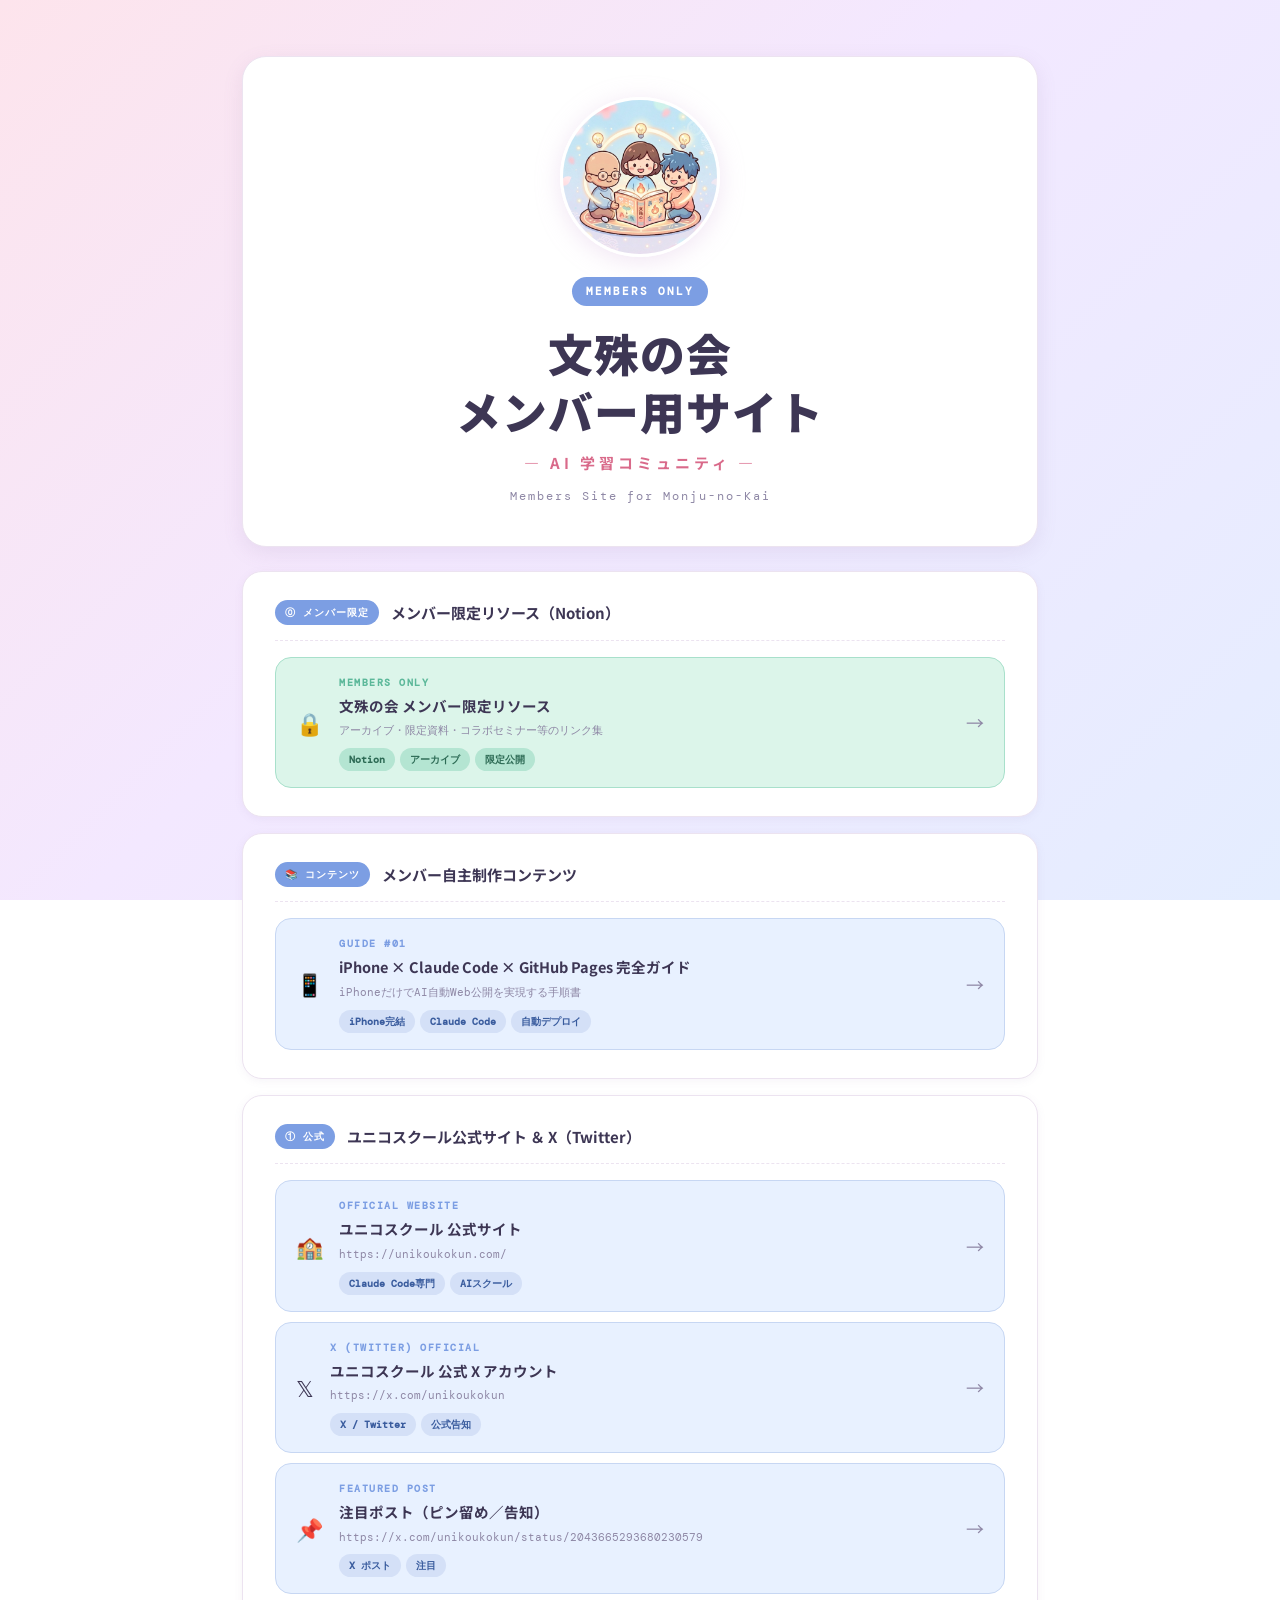
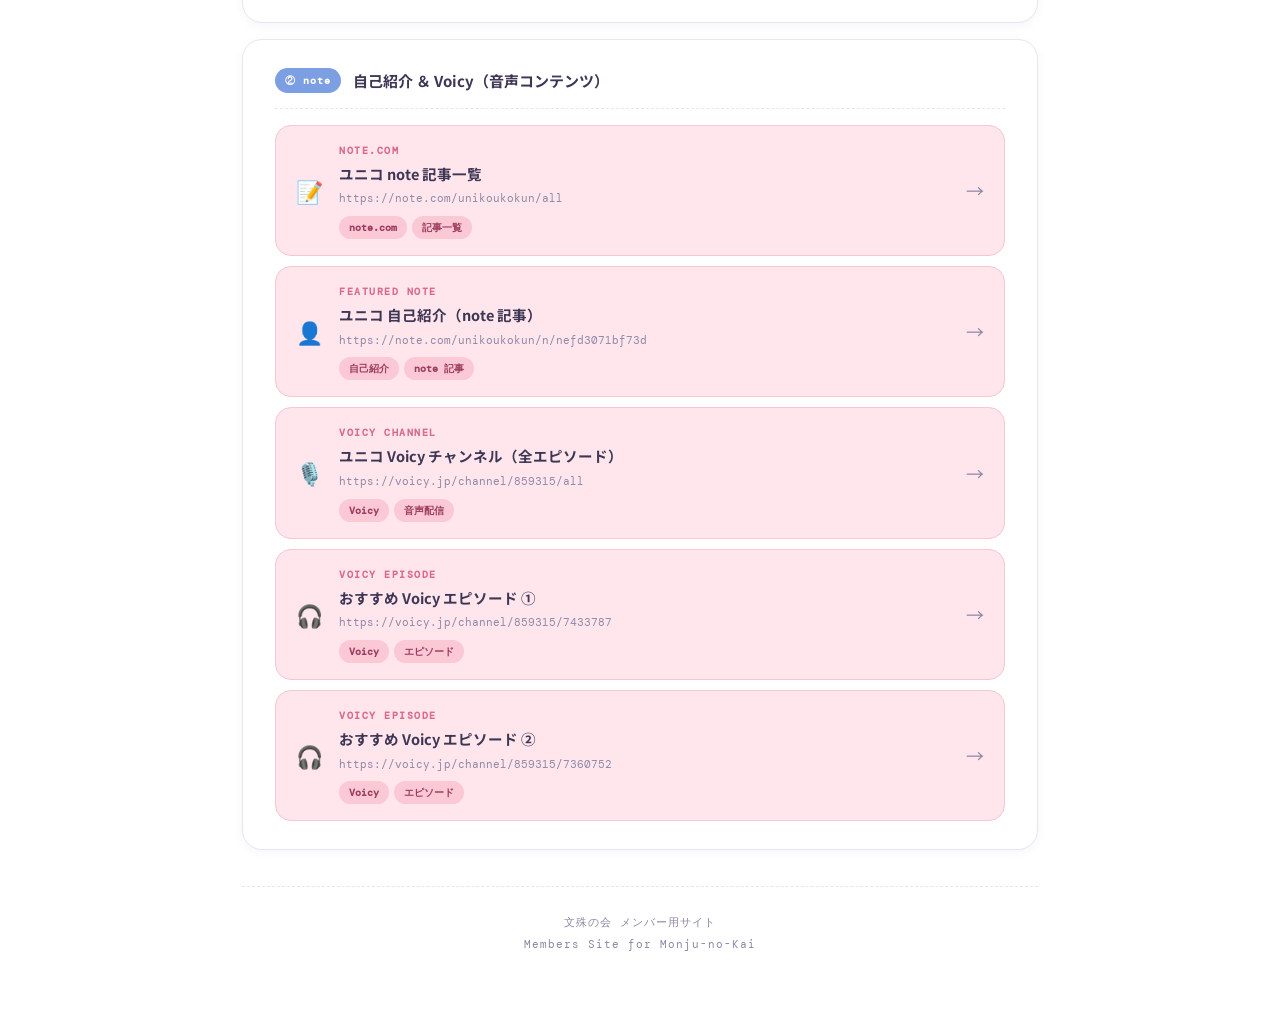
<file: index.html>
<!DOCTYPE html>
<html lang="ja">
<head>
    <meta charset="UTF-8">
    <meta name="viewport" content="width=device-width, initial-scale=1.0">
    <title>文殊の会 メンバー用サイト</title>
    <link rel="icon" type="image/jpeg" href="./group-icon.JPG">
    <link rel="apple-touch-icon" href="./group-icon.JPG">
    <link href="https://fonts.googleapis.com/css2?family=Noto+Sans+JP:wght@400;700;900&family=DM+Mono:wght@400;600&display=swap" rel="stylesheet">
    <style>
        :root {
            --bg: #fdf6f8;
            --white: #ffffff;
            --text: #3d3654;
            --text-sub: #5a527a;
            --muted: #8e87a5;
            --border: #ece3f0;
            --accent: #7c9ee3;
            --accent-bg: #e8f1ff;
            --pink: #d96a8a;
            --pink-bg: #ffe6ec;
            --green: #5cb89a;
            --green-bg: #dcf5ea;
            --gold: #c59a30;
            --gold-bg: #fff3d0;
            --gold-border: #ecc96a;
            --shadow-sm: 0 2px 8px rgba(140, 110, 160, 0.08);
            --shadow-md: 0 6px 20px rgba(140, 110, 160, 0.12);
        }

        * { margin: 0; padding: 0; box-sizing: border-box; }

        body {
            background: linear-gradient(135deg, #fde4ec 0%, #f3e8ff 45%, #e4edff 100%);
            background-attachment: fixed;
            color: var(--text);
            font-family: 'Noto Sans JP', sans-serif;
            min-height: 100vh;
            line-height: 1.7;
        }

        .container {
            max-width: 860px;
            margin: 0 auto;
            padding: 56px 32px;
        }

        .header {
            background: var(--white);
            border: 1.5px solid var(--border);
            border-radius: 24px;
            padding: 40px;
            margin-bottom: 24px;
            text-align: center;
            box-shadow: var(--shadow-md);
        }

        .header-icon {
            display: block;
            width: 160px;
            height: 160px;
            margin: 0 auto 18px;
            border-radius: 50%;
            object-fit: cover;
            box-shadow: 0 4px 24px rgba(216, 180, 220, 0.35);
            border: 3px solid var(--white);
        }

        .header-badge {
            display: inline-block;
            font-family: 'DM Mono', monospace;
            font-size: 11px;
            font-weight: 600;
            letter-spacing: 2px;
            text-transform: uppercase;
            color: var(--white);
            background: var(--accent);
            padding: 5px 14px;
            border-radius: 999px;
            margin-bottom: 18px;
        }

        h1 {
            font-size: clamp(1.8rem, 4vw, 2.8rem);
            font-weight: 900;
            color: var(--text);
            line-height: 1.3;
            margin-bottom: 10px;
            letter-spacing: 1px;
        }

        .monju-subtitle {
            font-size: 15px;
            font-weight: 700;
            color: var(--pink);
            letter-spacing: 4px;
            margin-top: 6px;
            margin-bottom: 10px;
        }

        .subtitle {
            font-family: 'DM Mono', monospace;
            font-size: 12px;
            color: var(--muted);
            letter-spacing: 2px;
        }

        /* Event banner */
        .event-banner {
            background: linear-gradient(135deg, #fff3d0 0%, #ffe8ec 100%);
            border: 1.5px solid var(--gold-border);
            border-radius: 20px;
            padding: 32px 36px;
            margin-bottom: 24px;
            box-shadow: var(--shadow-sm);
        }

        .event-banner-tag {
            display: inline-block;
            background: var(--gold-border);
            color: #fff;
            font-family: 'DM Mono', monospace;
            font-size: 10px;
            font-weight: 700;
            letter-spacing: 2px;
            padding: 4px 12px;
            border-radius: 999px;
            margin-bottom: 14px;
            text-transform: uppercase;
        }

        .event-date {
            font-size: 13px;
            font-weight: 700;
            color: var(--gold);
            margin-bottom: 8px;
            font-family: 'DM Mono', monospace;
        }

        .event-title {
            font-size: 1.2rem;
            font-weight: 900;
            color: var(--text);
            margin-bottom: 12px;
            line-height: 1.55;
        }

        .event-desc {
            font-size: 13.5px;
            color: var(--text-sub);
            margin-bottom: 16px;
            line-height: 1.85;
        }

        .event-guest {
            display: inline-flex;
            align-items: center;
            gap: 8px;
            background: var(--white);
            border: 1.5px solid var(--gold-border);
            color: var(--gold);
            font-size: 13px;
            font-weight: 700;
            padding: 7px 16px;
            border-radius: 999px;
            margin-bottom: 20px;
        }

        .btn-link {
            display: inline-flex;
            align-items: center;
            gap: 8px;
            background: var(--accent);
            color: var(--white);
            text-decoration: none;
            font-family: 'DM Mono', monospace;
            font-size: 12px;
            font-weight: 600;
            letter-spacing: 1px;
            padding: 12px 24px;
            border-radius: 999px;
            transition: opacity 0.15s, transform 0.15s, box-shadow 0.15s;
            box-shadow: 0 4px 12px rgba(124, 158, 227, 0.35);
        }
        .btn-link:hover { opacity: 0.92; transform: translateY(-1px); box-shadow: 0 6px 16px rgba(124, 158, 227, 0.45); }

        /* Section */
        .section {
            background: var(--white);
            border: 1.5px solid var(--border);
            border-radius: 20px;
            padding: 28px 32px;
            margin-bottom: 16px;
            box-shadow: var(--shadow-sm);
        }

        .section-header {
            display: flex;
            align-items: center;
            gap: 12px;
            margin-bottom: 16px;
            padding-bottom: 14px;
            border-bottom: 1.5px dashed var(--border);
        }

        .section-num {
            font-family: 'DM Mono', monospace;
            font-size: 10px;
            font-weight: 700;
            letter-spacing: 1px;
            color: var(--white);
            background: var(--accent);
            padding: 4px 10px;
            border-radius: 999px;
            flex-shrink: 0;
        }

        .section-title {
            font-size: 15px;
            font-weight: 700;
            color: var(--text);
        }

        .link-grid { display: grid; gap: 10px; }

        .link-card {
            display: flex;
            align-items: center;
            gap: 16px;
            border-radius: 16px;
            padding: 16px 20px;
            text-decoration: none;
            color: inherit;
            border: 1.5px solid transparent;
            transition: transform 0.15s, box-shadow 0.15s;
        }
        .link-card:hover {
            transform: translateY(-2px);
            box-shadow: var(--shadow-md);
        }

        .link-card.purple { background: var(--accent-bg); border-color: #c7d7f3; }
        .link-card.pink   { background: var(--pink-bg);   border-color: #f5c6d3; }
        .link-card.green  { background: var(--green-bg);  border-color: #a8e0cb; }
        .link-card.gold   { background: var(--gold-bg);   border-color: var(--gold-border); }

        .link-icon { font-size: 22px; flex-shrink: 0; }

        .link-content { flex: 1; min-width: 0; }

        .link-label {
            font-family: 'DM Mono', monospace;
            font-size: 10px;
            font-weight: 700;
            letter-spacing: 1.5px;
            text-transform: uppercase;
            margin-bottom: 3px;
        }
        .purple .link-label { color: var(--accent); }
        .pink   .link-label { color: var(--pink); }
        .green  .link-label { color: var(--green); }
        .gold   .link-label { color: var(--gold); }

        .link-name {
            font-size: 14.5px;
            font-weight: 700;
            color: var(--text);
            margin-bottom: 3px;
        }

        .link-url {
            font-family: 'DM Mono', monospace;
            font-size: 11px;
            color: var(--muted);
            word-break: break-all;
        }

        .tags { margin-top: 8px; display: flex; flex-wrap: wrap; gap: 5px; }

        .tag {
            font-family: 'DM Mono', monospace;
            font-size: 10px;
            font-weight: 700;
            padding: 3px 10px;
            border-radius: 999px;
        }
        .tag-purple { background: #d4e0f7; color: #3a5c9e; }
        .tag-pink   { background: #fbc8d6; color: #9c3d5c; }
        .tag-green  { background: #b4e5d2; color: #2d6b55; }
        .tag-gold   { background: #ffe8a8; color: #8a6620; }

        .link-arrow {
            font-size: 18px;
            color: var(--muted);
            flex-shrink: 0;
            transition: color 0.15s, transform 0.15s;
        }
        .link-card:hover .link-arrow { color: var(--text); transform: translateX(3px); }

        .footer {
            text-align: center;
            font-family: 'DM Mono', monospace;
            font-size: 11px;
            color: var(--muted);
            margin-top: 36px;
            padding-top: 24px;
            border-top: 1.5px dashed var(--border);
            letter-spacing: 1px;
            line-height: 2;
        }

        @media (max-width: 600px) {
            .container { padding: 24px 14px; }
            .header { padding: 28px 20px; }
            .header-icon { width: 128px; height: 128px; }
            .section { padding: 20px 16px; }
            .event-banner { padding: 22px 18px; }
        }
    </style>
</head>
<body>
<div class="container">

    <div class="header">
        <img src="./group-icon.JPG" alt="文殊の会グループアイコン" class="header-icon" onerror="this.style.display='none'">
        <div class="header-badge">Members Only</div>
        <h1>文殊の会<br>メンバー用サイト</h1>
        <p class="monju-subtitle">― AI 学習コミュニティ ―</p>
        <p class="subtitle">Members Site for Monju-no-Kai</p>
    </div>

    <div class="section">
        <div class="section-header">
            <span class="section-num">⓪ メンバー限定</span>
            <span class="section-title">メンバー限定リソース（Notion）</span>
        </div>
        <div class="link-grid">
            <a href="https://www.notion.so/35c28b901adf80f48ea7f25cead79d21" target="_blank" class="link-card green">
                <div class="link-icon">🔒</div>
                <div class="link-content">
                    <div class="link-label">Members Only</div>
                    <div class="link-name">文殊の会 メンバー限定リソース</div>
                    <div class="link-url">アーカイブ・限定資料・コラボセミナー等のリンク集</div>
                    <div class="tags">
                        <span class="tag tag-green">Notion</span>
                        <span class="tag tag-green">アーカイブ</span>
                        <span class="tag tag-green">限定公開</span>
                    </div>
                </div>
                <div class="link-arrow">→</div>
            </a>
        </div>
    </div>

    <div class="section">
        <div class="section-header">
            <span class="section-num">📚 コンテンツ</span>
            <span class="section-title">メンバー自主制作コンテンツ</span>
        </div>
        <div class="link-grid">
            <a href="./iphone-claude-code-guide.html" class="link-card purple">
                <div class="link-icon">📱</div>
                <div class="link-content">
                    <div class="link-label">Guide #01</div>
                    <div class="link-name">iPhone × Claude Code × GitHub Pages 完全ガイド</div>
                    <div class="link-url">iPhoneだけでAI自動Web公開を実現する手順書</div>
                    <div class="tags">
                        <span class="tag tag-purple">iPhone完結</span>
                        <span class="tag tag-purple">Claude Code</span>
                        <span class="tag tag-purple">自動デプロイ</span>
                    </div>
                </div>
                <div class="link-arrow">→</div>
            </a>
        </div>
    </div>

    <div class="section">
        <div class="section-header">
            <span class="section-num">① 公式</span>
            <span class="section-title">ユニコスクール公式サイト ＆ X（Twitter）</span>
        </div>
        <div class="link-grid">
            <a href="https://unikoukokun.com/" target="_blank" class="link-card purple">
                <div class="link-icon">🏫</div>
                <div class="link-content">
                    <div class="link-label">Official Website</div>
                    <div class="link-name">ユニコスクール 公式サイト</div>
                    <div class="link-url">https://unikoukokun.com/</div>
                    <div class="tags">
                        <span class="tag tag-purple">Claude Code専門</span>
                        <span class="tag tag-purple">AIスクール</span>
                    </div>
                </div>
                <div class="link-arrow">→</div>
            </a>
            <a href="https://x.com/unikoukokun" target="_blank" class="link-card purple">
                <div class="link-icon">𝕏</div>
                <div class="link-content">
                    <div class="link-label">X (Twitter) Official</div>
                    <div class="link-name">ユニコスクール 公式 X アカウント</div>
                    <div class="link-url">https://x.com/unikoukokun</div>
                    <div class="tags">
                        <span class="tag tag-purple">X / Twitter</span>
                        <span class="tag tag-purple">公式告知</span>
                    </div>
                </div>
                <div class="link-arrow">→</div>
            </a>
            <a href="https://x.com/unikoukokun/status/2043665293680230579" target="_blank" class="link-card purple">
                <div class="link-icon">📌</div>
                <div class="link-content">
                    <div class="link-label">Featured Post</div>
                    <div class="link-name">注目ポスト（ピン留め／告知）</div>
                    <div class="link-url">https://x.com/unikoukokun/status/2043665293680230579</div>
                    <div class="tags">
                        <span class="tag tag-purple">X ポスト</span>
                        <span class="tag tag-purple">注目</span>
                    </div>
                </div>
                <div class="link-arrow">→</div>
            </a>
        </div>
    </div>

    <div class="section">
        <div class="section-header">
            <span class="section-num">② note</span>
            <span class="section-title">自己紹介 ＆ Voicy（音声コンテンツ）</span>
        </div>
        <div class="link-grid">
            <a href="https://note.com/unikoukokun/all" target="_blank" class="link-card pink">
                <div class="link-icon">📝</div>
                <div class="link-content">
                    <div class="link-label">note.com</div>
                    <div class="link-name">ユニコ note 記事一覧</div>
                    <div class="link-url">https://note.com/unikoukokun/all</div>
                    <div class="tags">
                        <span class="tag tag-pink">note.com</span>
                        <span class="tag tag-pink">記事一覧</span>
                    </div>
                </div>
                <div class="link-arrow">→</div>
            </a>
            <a href="https://note.com/unikoukokun/n/nefd3071bf73d" target="_blank" class="link-card pink">
                <div class="link-icon">👤</div>
                <div class="link-content">
                    <div class="link-label">Featured Note</div>
                    <div class="link-name">ユニコ 自己紹介（note 記事）</div>
                    <div class="link-url">https://note.com/unikoukokun/n/nefd3071bf73d</div>
                    <div class="tags">
                        <span class="tag tag-pink">自己紹介</span>
                        <span class="tag tag-pink">note 記事</span>
                    </div>
                </div>
                <div class="link-arrow">→</div>
            </a>
            <a href="https://voicy.jp/channel/859315/all" target="_blank" class="link-card pink">
                <div class="link-icon">🎙️</div>
                <div class="link-content">
                    <div class="link-label">Voicy Channel</div>
                    <div class="link-name">ユニコ Voicy チャンネル（全エピソード）</div>
                    <div class="link-url">https://voicy.jp/channel/859315/all</div>
                    <div class="tags">
                        <span class="tag tag-pink">Voicy</span>
                        <span class="tag tag-pink">音声配信</span>
                    </div>
                </div>
                <div class="link-arrow">→</div>
            </a>
            <a href="https://voicy.jp/channel/859315/7433787" target="_blank" class="link-card pink">
                <div class="link-icon">🎧</div>
                <div class="link-content">
                    <div class="link-label">Voicy Episode</div>
                    <div class="link-name">おすすめ Voicy エピソード ①</div>
                    <div class="link-url">https://voicy.jp/channel/859315/7433787</div>
                    <div class="tags">
                        <span class="tag tag-pink">Voicy</span>
                        <span class="tag tag-pink">エピソード</span>
                    </div>
                </div>
                <div class="link-arrow">→</div>
            </a>
            <a href="https://voicy.jp/channel/859315/7360752" target="_blank" class="link-card pink">
                <div class="link-icon">🎧</div>
                <div class="link-content">
                    <div class="link-label">Voicy Episode</div>
                    <div class="link-name">おすすめ Voicy エピソード ②</div>
                    <div class="link-url">https://voicy.jp/channel/859315/7360752</div>
                    <div class="tags">
                        <span class="tag tag-pink">Voicy</span>
                        <span class="tag tag-pink">エピソード</span>
                    </div>
                </div>
                <div class="link-arrow">→</div>
            </a>
        </div>
    </div>

    <div class="footer">
        <p>文殊の会 メンバー用サイト</p>
        <p>Members Site for Monju-no-Kai</p>
    </div>

</div>
</body>
</html>
</file>
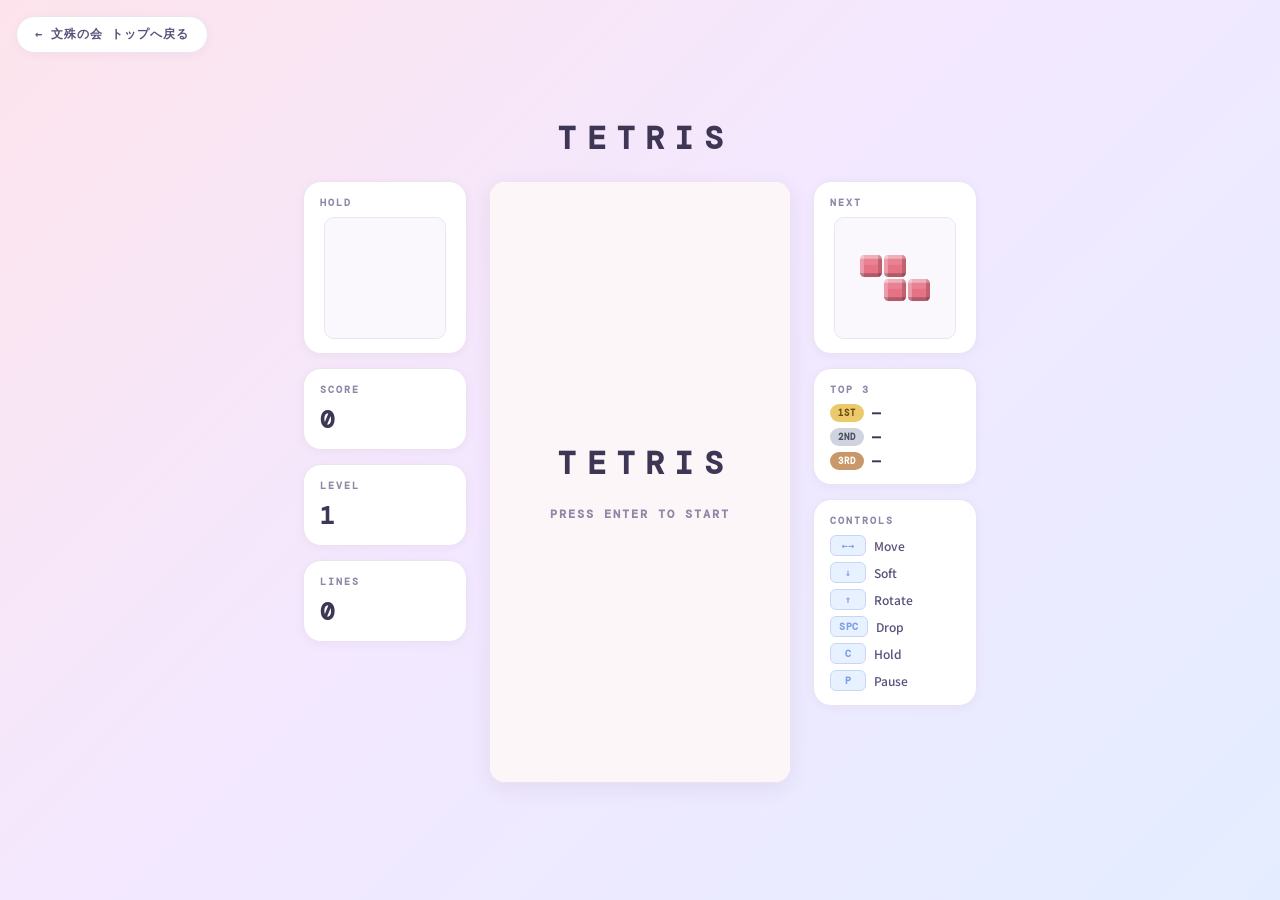
<file: tetris/index.html>
<!DOCTYPE html>
<html lang="ja">
<head>
  <meta charset="UTF-8" />
  <meta name="viewport" content="width=device-width, initial-scale=1.0" />
  <title>TETRIS - 文殊の会</title>
  <link rel="icon" type="image/jpeg" href="../group-icon.JPG">
  <link rel="apple-touch-icon" href="../group-icon.JPG">
  <link rel="preconnect" href="https://fonts.googleapis.com">
  <link rel="preconnect" href="https://fonts.gstatic.com" crossorigin>
  <link href="https://fonts.googleapis.com/css2?family=Noto+Sans+JP:wght@400;500;700;900&family=DM+Mono:wght@400;500;600&display=swap" rel="stylesheet">
  <link rel="stylesheet" href="style.css?v=6" />
</head>
<body>
  <a href="../index.html" class="home-back">← 文殊の会 トップへ戻る</a>

  <div id="app">
    <header>
      <h1>TETRIS</h1>
    </header>

    <main id="game-area">
      <!-- 左パネル: スコア情報＋ホールド -->
      <aside id="panel-left">
        <div class="panel-block">
          <div class="label">HOLD</div>
          <canvas id="hold-canvas" width="120" height="120"></canvas>
        </div>
        <div class="panel-block">
          <div class="label">SCORE</div>
          <div class="value" id="score">0</div>
        </div>
        <div class="panel-block">
          <div class="label">LEVEL</div>
          <div class="value" id="level">1</div>
        </div>
        <div class="panel-block">
          <div class="label">LINES</div>
          <div class="value" id="lines">0</div>
        </div>
      </aside>

      <!-- メインゲームボード -->
      <div id="board-wrapper">
        <canvas id="board" width="300" height="600"></canvas>
        <!-- オーバーレイ: スタート・ゲームオーバー -->
        <div id="overlay" class="overlay active">
          <div class="overlay-content">
            <div class="overlay-title" id="overlay-title">TETRIS</div>
            <div class="overlay-sub" id="overlay-sub">Press ENTER to Start</div>
          </div>
        </div>
      </div>

      <!-- 右パネル: ネクスト＋TOP3＋操作説明 -->
      <aside id="panel-right">
        <div class="panel-block">
          <div class="label">NEXT</div>
          <canvas id="next-canvas" width="120" height="120"></canvas>
        </div>
        <div class="panel-block">
          <div class="label">TOP 3</div>
          <div class="high-scores" id="high-scores">
            <div class="hi-row rank-1"><span class="rank">1ST</span><span class="score">—</span></div>
            <div class="hi-row rank-2"><span class="rank">2ND</span><span class="score">—</span></div>
            <div class="hi-row rank-3"><span class="rank">3RD</span><span class="score">—</span></div>
          </div>
        </div>
        <div class="panel-block controls-info">
          <div class="label">CONTROLS</div>
          <div class="control-item"><span class="key">←→</span> Move</div>
          <div class="control-item"><span class="key">↓</span> Soft</div>
          <div class="control-item"><span class="key">↑</span> Rotate</div>
          <div class="control-item"><span class="key">SPC</span> Drop</div>
          <div class="control-item"><span class="key">C</span> Hold</div>
          <div class="control-item"><span class="key">P</span> Pause</div>
        </div>
      </aside>
    </main>
  </div>

  <script src="tetris.js?v=6"></script>
</body>
</html>
</file>
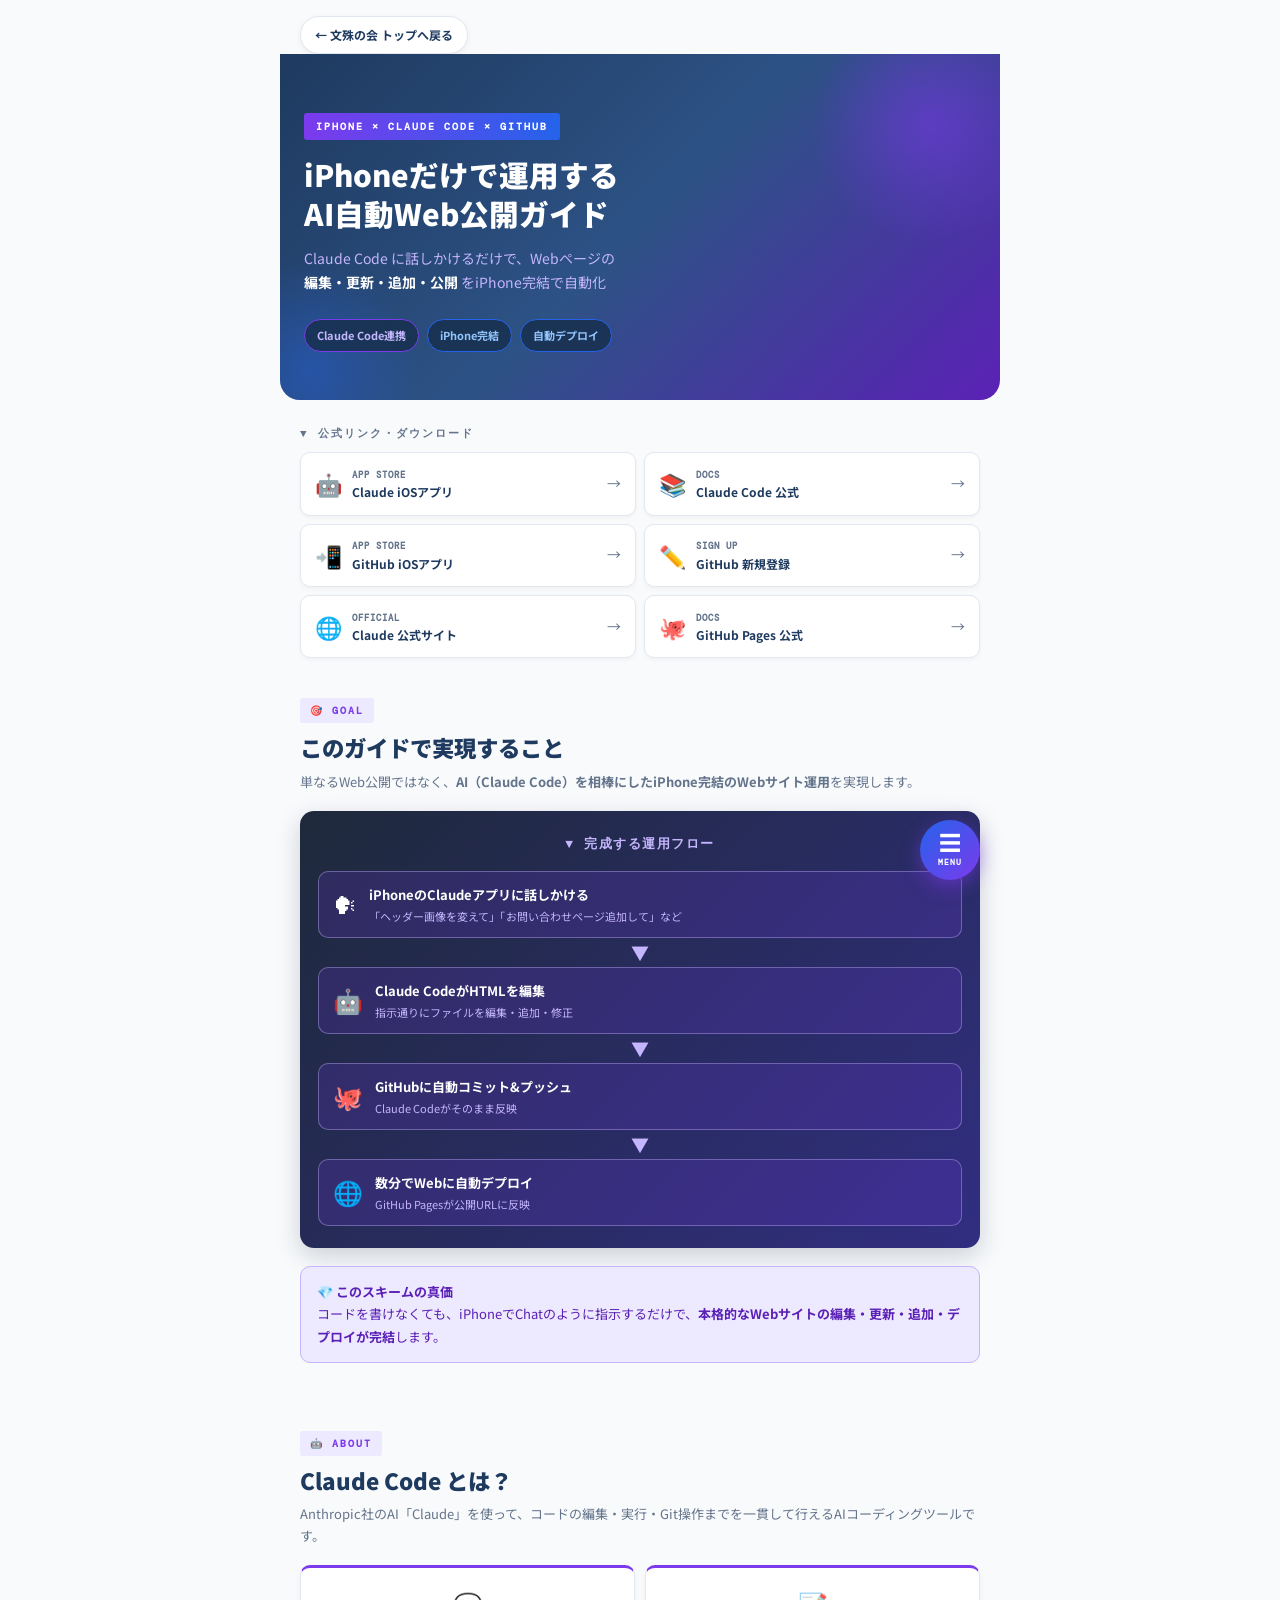
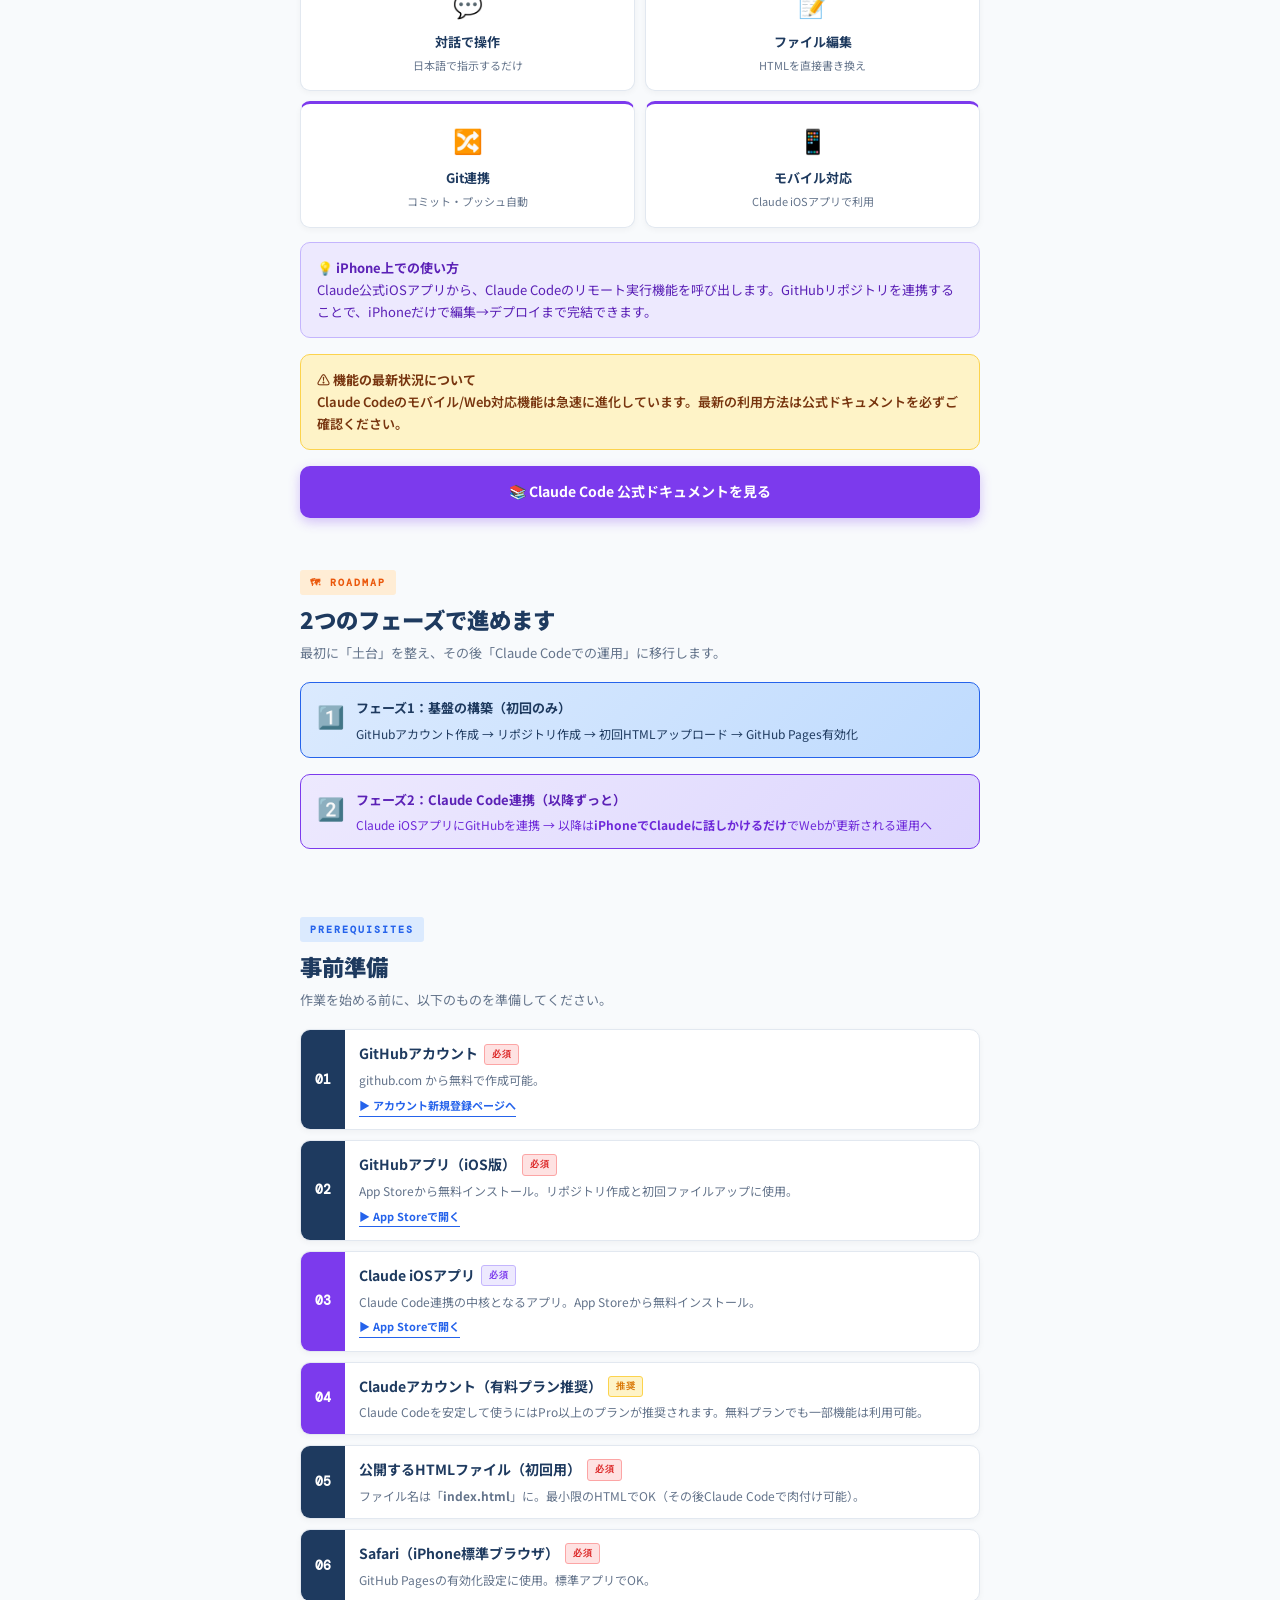
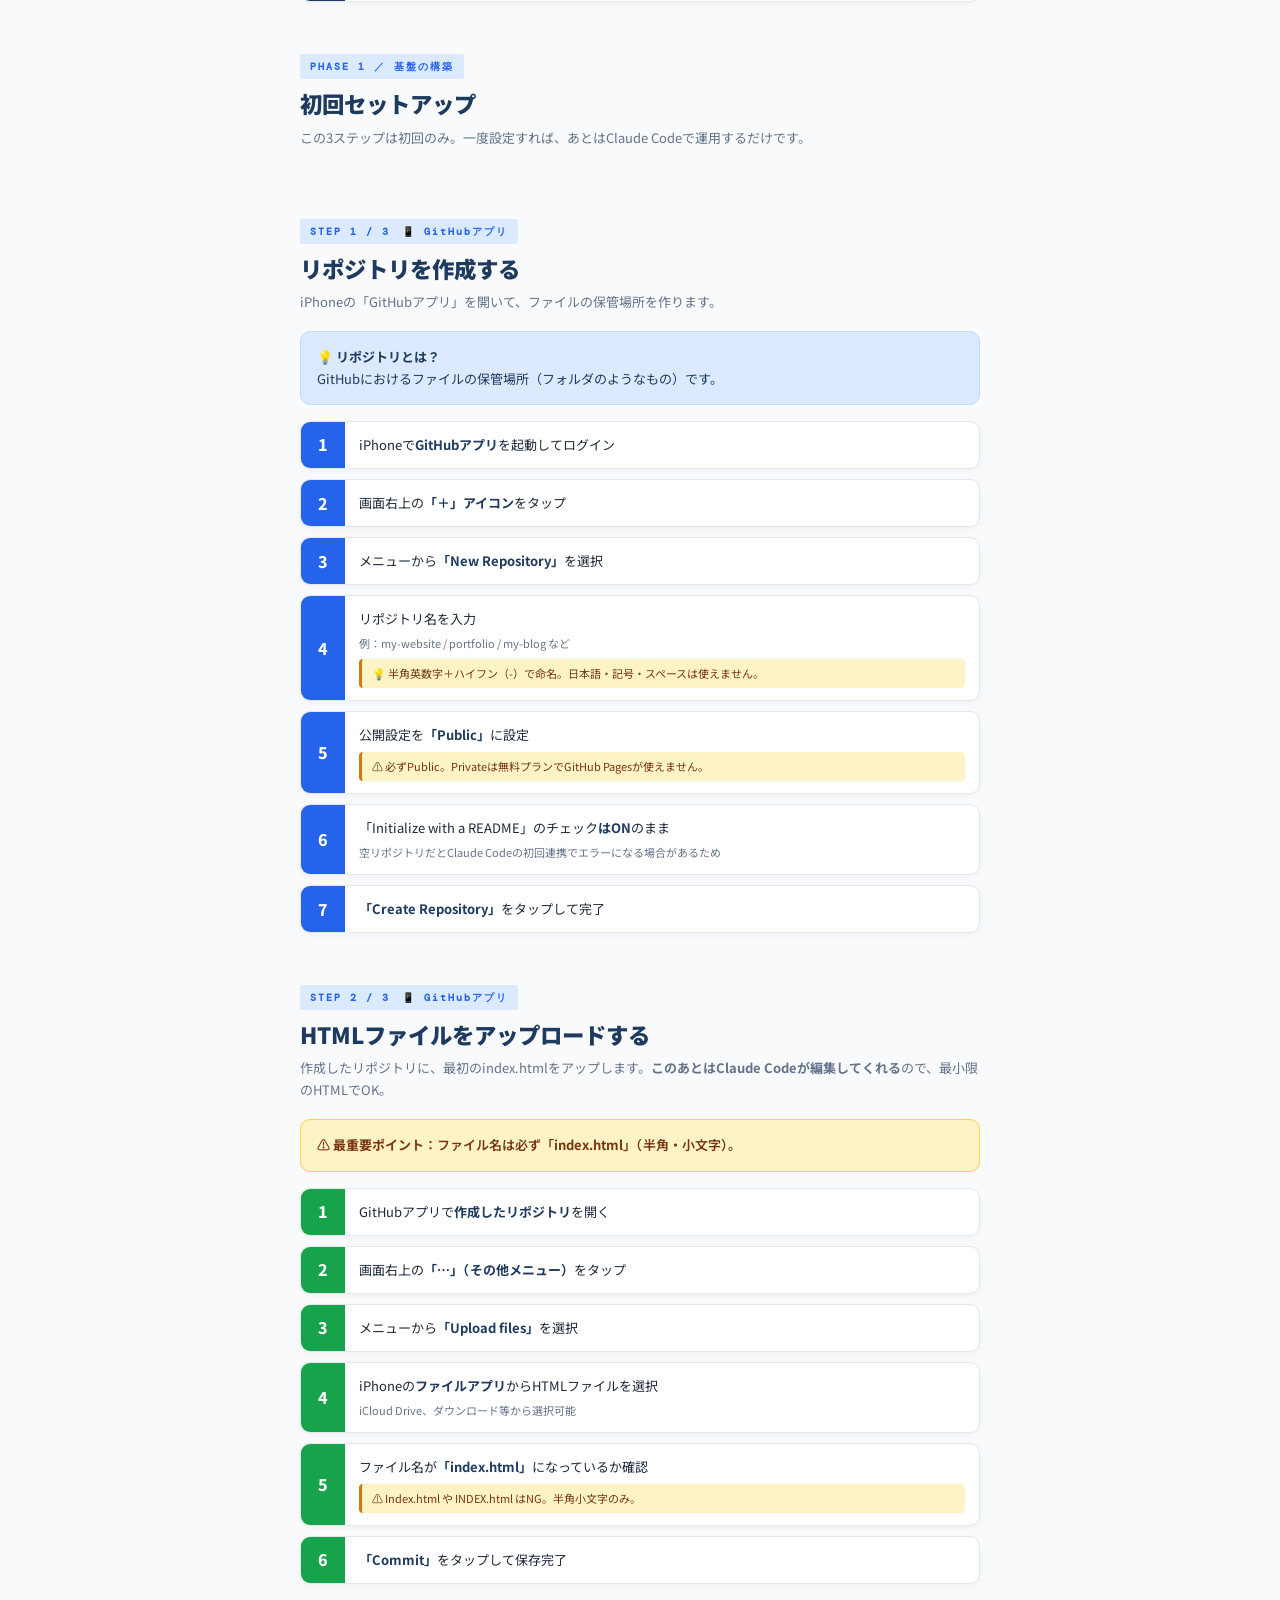
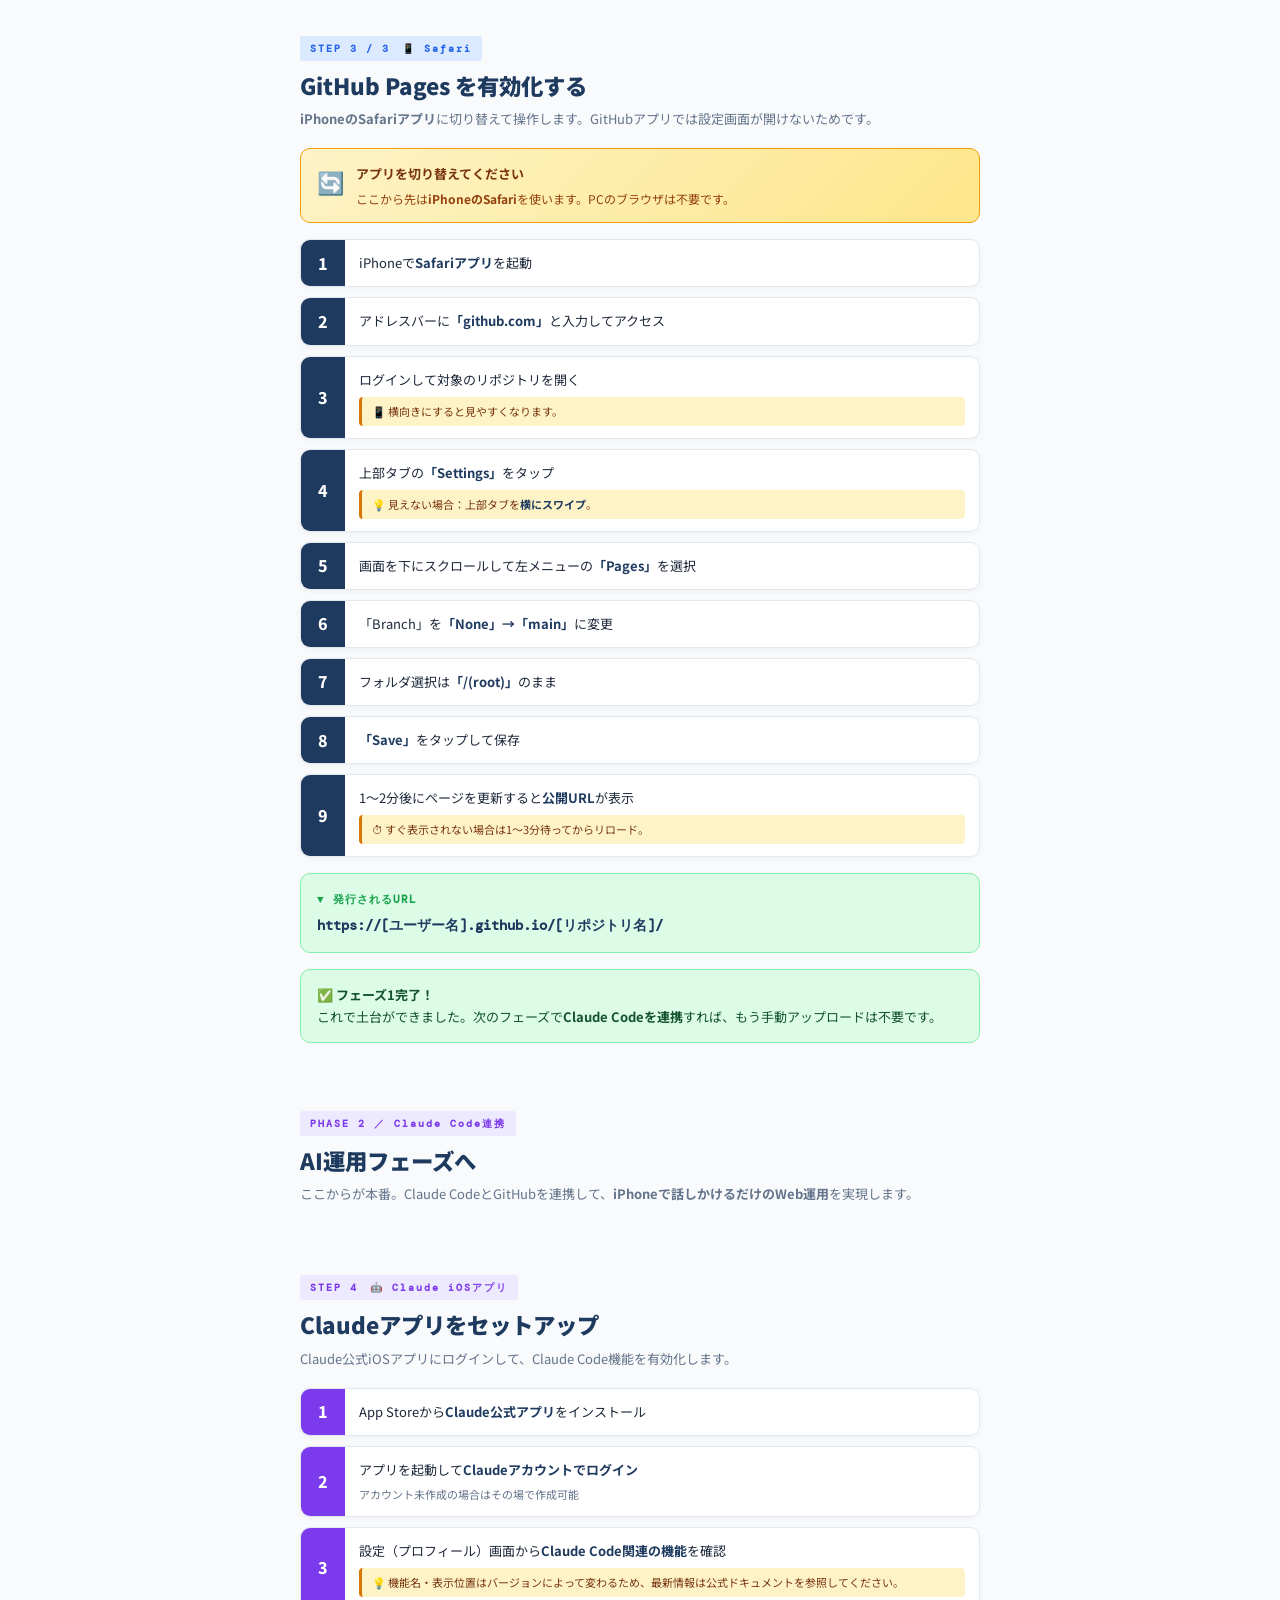
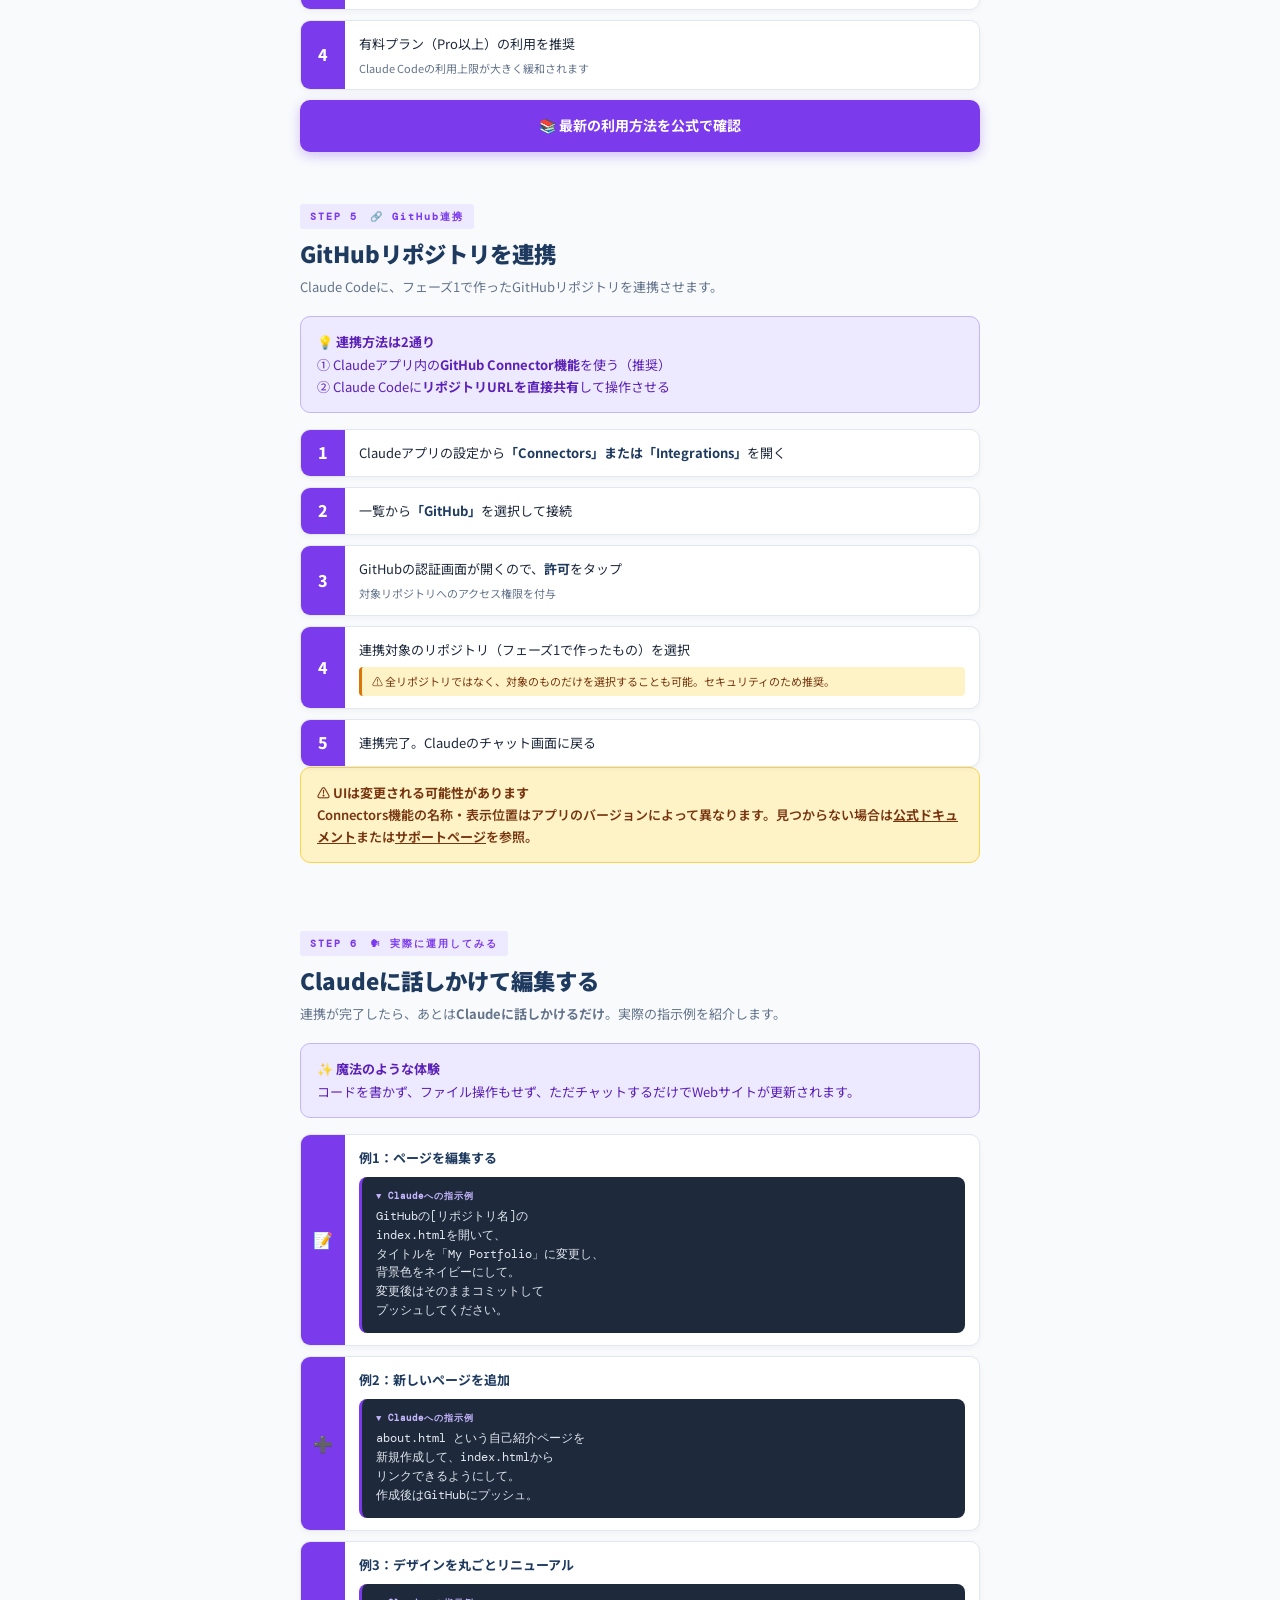
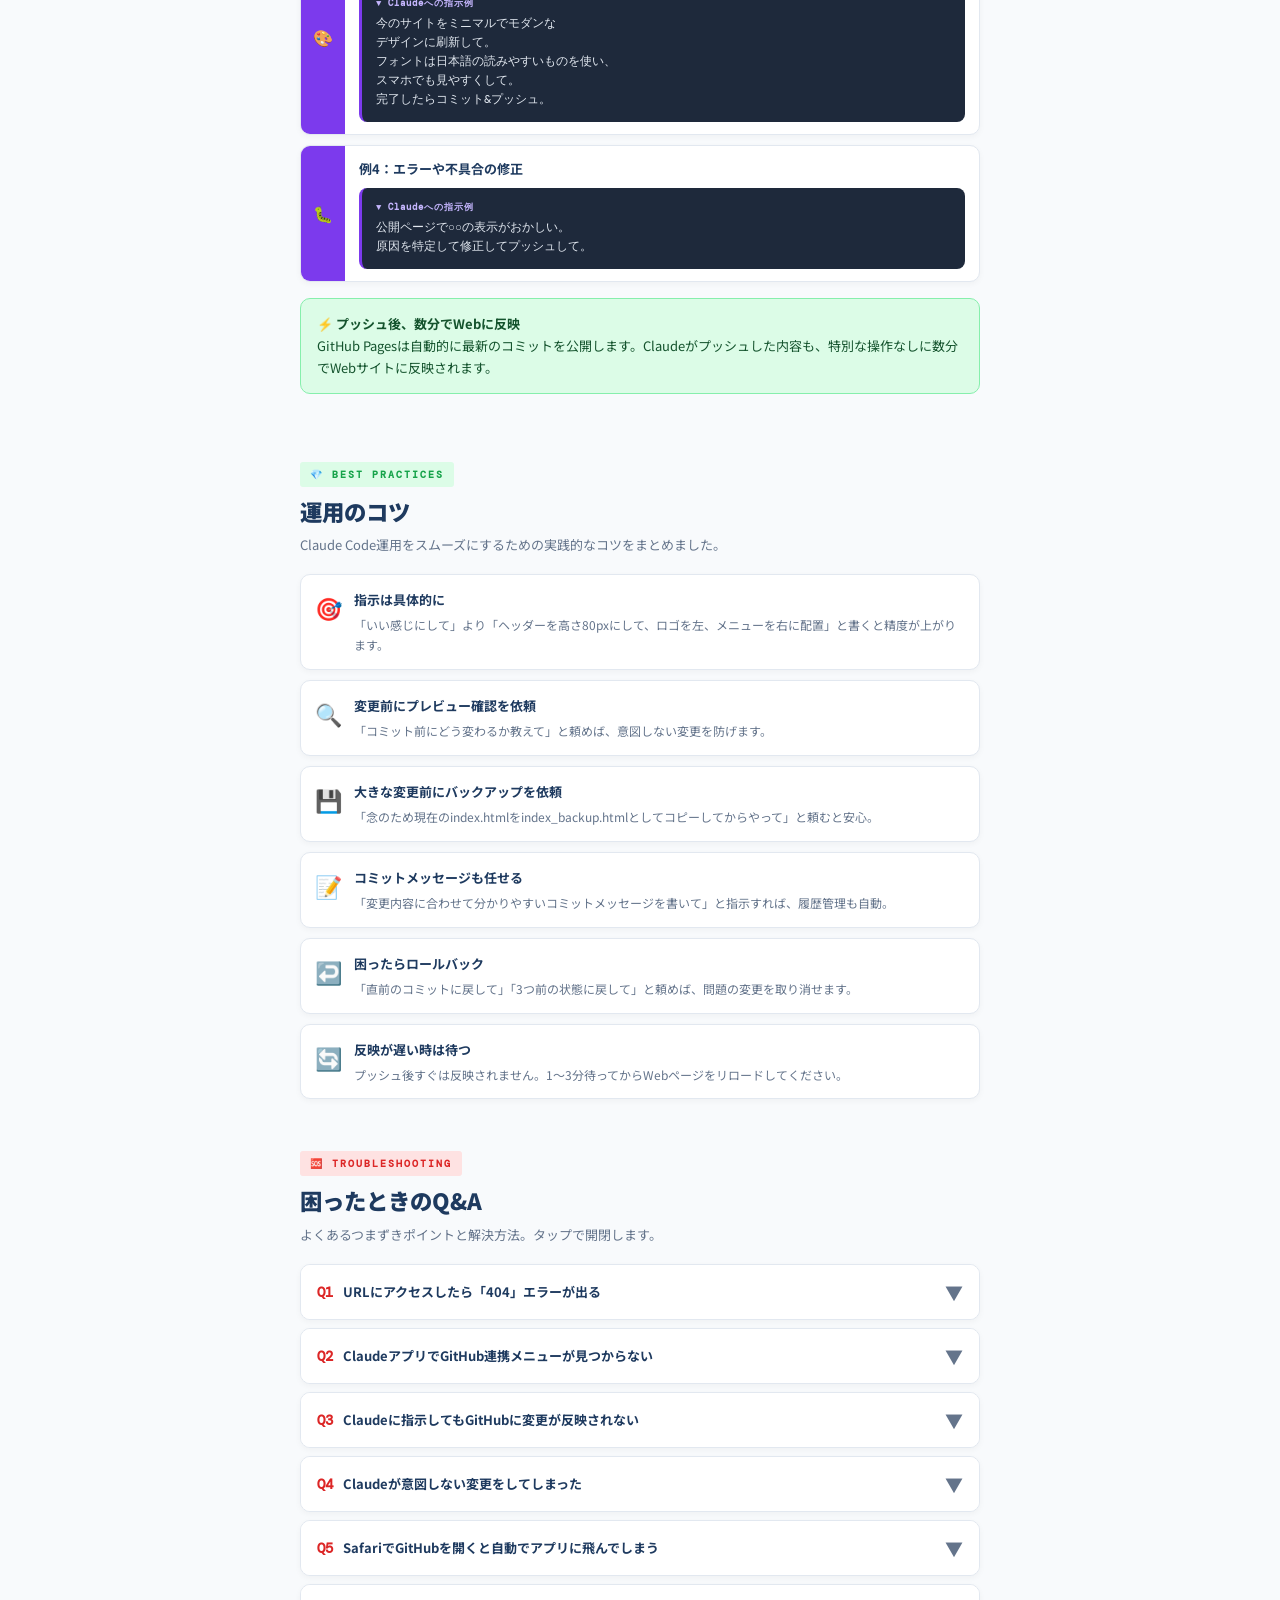
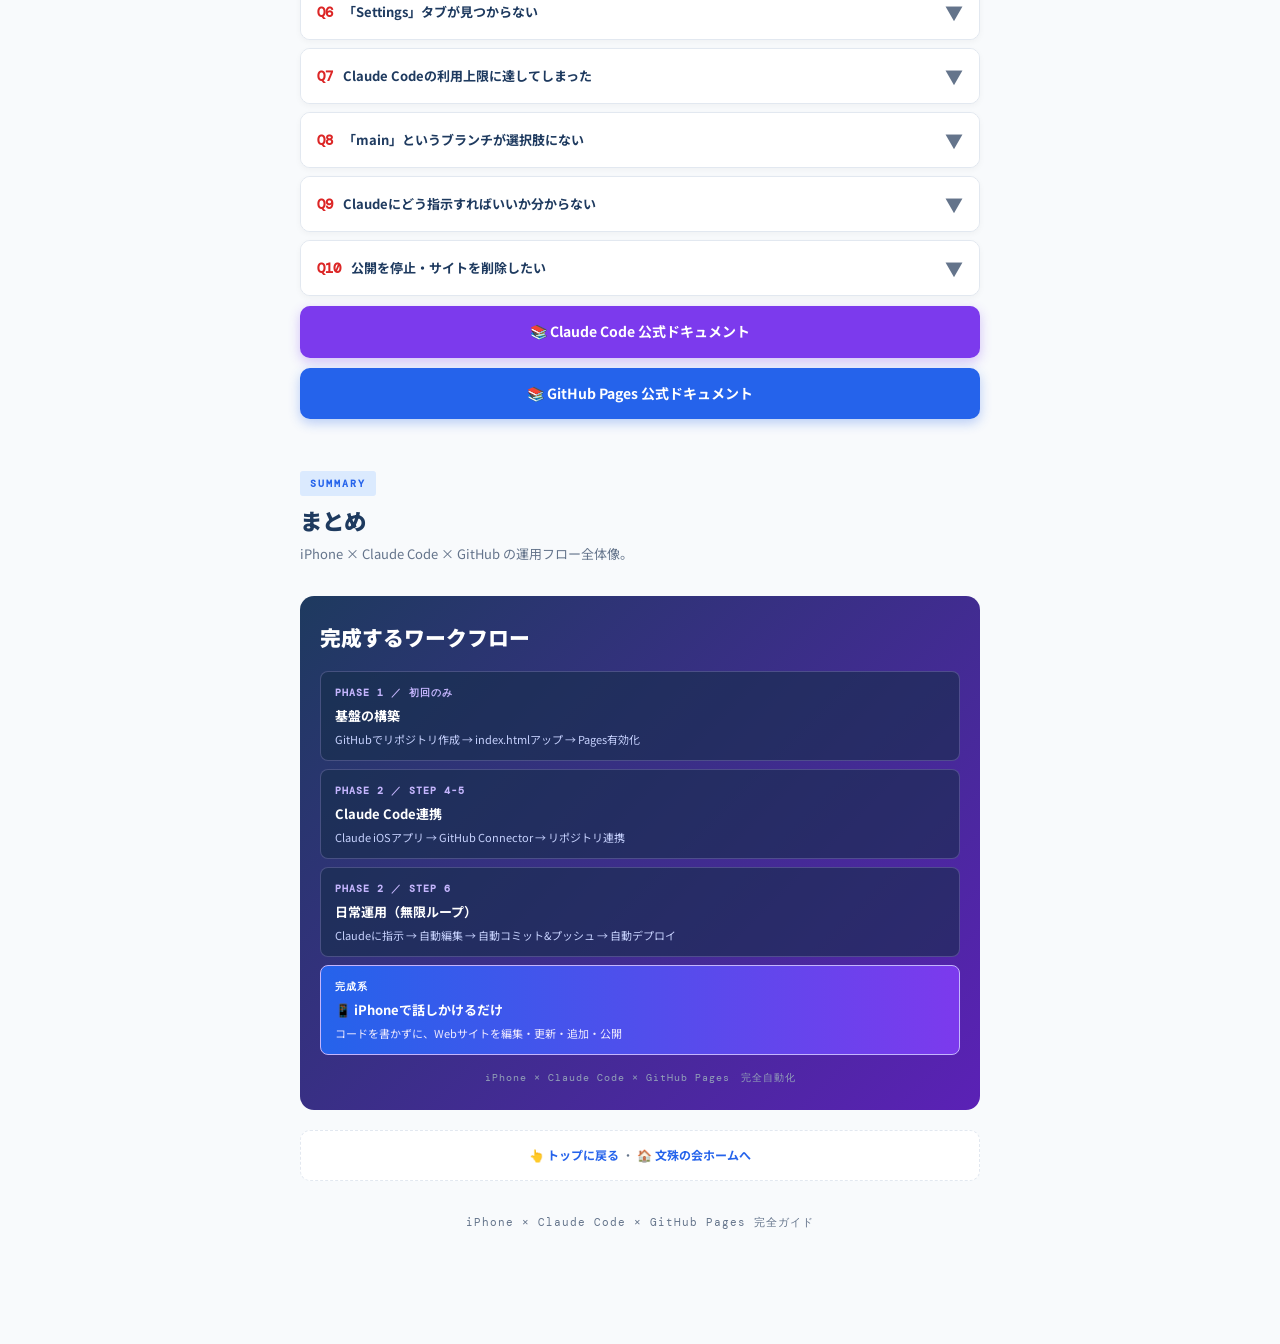
<file: iphone-claude-code-guide.html>
<!DOCTYPE html>
<html lang="ja">
<head>
<meta charset="UTF-8">
<meta name="viewport" content="width=device-width, initial-scale=1.0">
<title>iPhone × Claude Code × GitHub Pages 完全ガイド</title>
<link rel="icon" type="image/jpeg" href="./group-icon.JPG">
<link rel="apple-touch-icon" href="./group-icon.JPG">
<link href="https://fonts.googleapis.com/css2?family=Noto+Sans+JP:wght@400;500;700;900&family=DM+Mono:wght@400;600&display=swap" rel="stylesheet">
<style>
  * { margin:0; padding:0; box-sizing:border-box; -webkit-tap-highlight-color: transparent; }

  :root {
    --navy:   #1e3a5f;
    --blue:   #2563eb;
    --lblue:  #dbeafe;
    --white:  #ffffff;
    --off:    #f8fafc;
    --gray:   #64748b;
    --lgray:  #f1f5f9;
    --black:  #1e293b;
    --green:  #16a34a;
    --lgreen: #dcfce7;
    --amber:  #d97706;
    --lamber: #fef3c7;
    --red:    #dc2626;
    --lred:   #fee2e2;
    --purple: #7c3aed;
    --lpurple:#ede9fe;
    --orange: #ea580c;
    --lorange:#ffedd5;
    --border: #e2e8f0;
  }

  html { scroll-behavior: smooth; }

  body {
    font-family: 'Noto Sans JP', sans-serif;
    background: var(--off);
    color: var(--black);
    line-height: 1.7;
  }

  .container {
    max-width: 720px;
    margin: 0 auto;
    padding: 0 0 80px;
  }

  /* ──── HOME LINK ──── */
  .home-link {
    display: inline-flex;
    align-items: center;
    gap: 6px;
    margin: 16px 20px 0;
    padding: 8px 14px;
    background: var(--white);
    border: 1px solid var(--border);
    border-radius: 999px;
    color: var(--navy);
    font-size: 12px;
    font-weight: 700;
    text-decoration: none;
    box-shadow: 0 2px 6px rgba(0,0,0,0.06);
  }
  .home-link:hover { background: var(--lblue); }

  /* ──── HERO ──── */
  .hero {
    background: linear-gradient(135deg, var(--navy) 0%, #2d5285 50%, #5b21b6 100%);
    color: var(--white);
    padding: 56px 24px 48px;
    position: relative;
    overflow: hidden;
  }
  .hero::before {
    content: '';
    position: absolute;
    top: -50px; right: -50px;
    width: 240px; height: 240px;
    background: radial-gradient(circle, rgba(124,58,237,0.5) 0%, transparent 70%);
    pointer-events: none;
  }
  .hero::after {
    content: '';
    position: absolute;
    bottom: -80px; left: -80px;
    width: 220px; height: 220px;
    background: radial-gradient(circle, rgba(37,99,235,0.4) 0%, transparent 70%);
    pointer-events: none;
  }
  .hero-icon-row {
    display: flex;
    align-items: center;
    gap: 6px;
    font-size: 30px;
    margin-bottom: 14px;
    position: relative;
    z-index: 1;
  }
  .hero-icon-x {
    color: #c4b5fd;
    font-size: 22px;
    margin: 0 2px;
  }
  .hero-badge {
    display: inline-block;
    background: linear-gradient(90deg, var(--purple), var(--blue));
    color: var(--white);
    font-family: 'DM Mono', monospace;
    font-size: 10px;
    font-weight: 700;
    letter-spacing: 2px;
    padding: 5px 12px;
    border-radius: 3px;
    margin-bottom: 16px;
    text-transform: uppercase;
    position: relative;
    z-index: 1;
  }
  .hero h1 {
    font-size: 1.85rem;
    font-weight: 900;
    line-height: 1.3;
    margin-bottom: 14px;
    position: relative;
    z-index: 1;
  }
  .hero-sub {
    font-size: 14px;
    color: #c4b5fd;
    line-height: 1.7;
    margin-bottom: 24px;
    position: relative;
    z-index: 1;
  }
  .hero-pills {
    display: flex;
    flex-wrap: wrap;
    gap: 8px;
    position: relative;
    z-index: 1;
  }
  .hero-pill {
    background: rgba(22,45,74,0.8);
    border: 1.5px solid var(--blue);
    color: #93c5fd;
    font-size: 11px;
    font-weight: 700;
    padding: 6px 12px;
    border-radius: 20px;
  }
  .hero-pill.purple-pill {
    border-color: var(--purple);
    color: #c4b5fd;
  }

  /* ──── QUICK LINKS ──── */
  .quicklinks { padding: 24px 20px 0; }
  .quicklinks-title {
    font-size: 11px;
    font-family: 'DM Mono', monospace;
    color: var(--gray);
    letter-spacing: 2px;
    margin-bottom: 10px;
    font-weight: 700;
  }
  .qlink-grid {
    display: grid;
    grid-template-columns: repeat(2, 1fr);
    gap: 8px;
  }
  .qlink {
    display: flex;
    align-items: center;
    gap: 10px;
    background: var(--white);
    border: 1.5px solid var(--border);
    border-radius: 10px;
    padding: 12px 14px;
    text-decoration: none;
    color: var(--black);
    transition: transform 0.15s, border-color 0.15s, box-shadow 0.15s;
    box-shadow: 0 2px 4px rgba(0,0,0,0.04);
  }
  .qlink:active { transform: scale(0.97); }
  .qlink:hover { border-color: var(--blue); box-shadow: 0 4px 12px rgba(37,99,235,0.15); }
  .qlink.purple-q:hover { border-color: var(--purple); box-shadow: 0 4px 12px rgba(124,58,237,0.15); }
  .qlink-icon { font-size: 22px; flex-shrink: 0; }
  .qlink-content { flex: 1; min-width: 0; }
  .qlink-label {
    font-size: 9px;
    font-family: 'DM Mono', monospace;
    color: var(--gray);
    font-weight: 700;
    letter-spacing: 1px;
    margin-bottom: 1px;
  }
  .qlink-name {
    font-size: 12px;
    font-weight: 700;
    color: var(--navy);
    line-height: 1.3;
  }
  .qlink-arrow { color: var(--gray); font-size: 14px; }

  /* ──── SECTION ──── */
  .section {
    padding: 36px 20px 12px;
    scroll-margin-top: 20px;
  }
  .section-tag {
    display: inline-block;
    font-family: 'DM Mono', monospace;
    font-size: 10px;
    font-weight: 700;
    letter-spacing: 2px;
    color: var(--blue);
    background: var(--lblue);
    padding: 4px 10px;
    border-radius: 3px;
    margin-bottom: 10px;
  }
  .section-tag.purple-tag { color: var(--purple); background: var(--lpurple); }
  .section-tag.green-tag  { color: var(--green);  background: var(--lgreen); }
  .section-tag.red-tag    { color: var(--red);    background: var(--lred); }
  .section-tag.orange-tag { color: var(--orange); background: var(--lorange); }
  .section-title {
    font-size: 1.4rem;
    font-weight: 900;
    color: var(--navy);
    line-height: 1.3;
    margin-bottom: 8px;
  }
  .section-desc {
    font-size: 13px;
    color: var(--gray);
    margin-bottom: 18px;
    line-height: 1.7;
  }

  /* ──── BANNER ──── */
  .banner {
    border-radius: 10px;
    padding: 14px 16px;
    font-size: 13px;
    line-height: 1.7;
    margin-bottom: 16px;
  }
  .banner-blue   { background: var(--lblue);  border: 1px solid #bfdbfe; color: var(--navy); }
  .banner-amber  { background: var(--lamber); border: 1.5px solid #fcd34d; color: #78350f; font-weight: 600; }
  .banner-green  { background: var(--lgreen); border: 1.5px solid #86efac; color: #14532d; }
  .banner-red    { background: var(--lred);   border: 1.5px solid #fca5a5; color: #7f1d1d; font-weight: 600; }
  .banner-purple { background: var(--lpurple);border: 1.5px solid #c4b5fd; color: #5b21b6; }

  /* ──── CONCEPT FLOW DIAGRAM ──── */
  .flow-diagram {
    background: linear-gradient(135deg, #1e293b 0%, #312e81 100%);
    color: var(--white);
    border-radius: 14px;
    padding: 22px 18px;
    margin-bottom: 18px;
    box-shadow: 0 8px 24px rgba(30,41,59,0.2);
  }
  .flow-title {
    font-size: 13px;
    font-weight: 700;
    color: #c4b5fd;
    margin-bottom: 16px;
    text-align: center;
    font-family: 'DM Mono', monospace;
    letter-spacing: 1.5px;
  }
  .flow-steps {
    display: flex;
    flex-direction: column;
    gap: 10px;
  }
  .flow-step {
    background: rgba(124,58,237,0.18);
    border: 1.5px solid rgba(196,181,253,0.4);
    border-radius: 10px;
    padding: 12px 14px;
    display: flex;
    align-items: center;
    gap: 12px;
  }
  .flow-step-icon {
    font-size: 24px;
    flex-shrink: 0;
  }
  .flow-step-text { flex: 1; min-width: 0; }
  .flow-step-name {
    font-size: 13px;
    font-weight: 700;
    color: var(--white);
    margin-bottom: 2px;
  }
  .flow-step-desc {
    font-size: 11px;
    color: #c4b5fd;
    line-height: 1.55;
  }
  .flow-arrow {
    text-align: center;
    color: #c4b5fd;
    font-size: 18px;
    line-height: 0.5;
  }

  /* ──── FEATURE CARDS ──── */
  .feature-grid {
    display: grid;
    grid-template-columns: repeat(2, 1fr);
    gap: 10px;
    margin-bottom: 14px;
  }
  .feature-card {
    background: var(--white);
    border: 1px solid var(--border);
    border-radius: 10px;
    padding: 16px 12px;
    text-align: center;
    box-shadow: 0 2px 6px rgba(0,0,0,0.04);
    border-top: 3px solid var(--blue);
  }
  .feature-card.purple-feat { border-top-color: var(--purple); }
  .feature-icon { font-size: 24px; margin-bottom: 6px; }
  .feature-title { font-size: 13px; font-weight: 700; color: var(--navy); margin-bottom: 4px; }
  .feature-desc { font-size: 11px; color: var(--gray); line-height: 1.6; }

  /* ──── PREREQ ROWS ──── */
  .prereq-list { display: flex; flex-direction: column; gap: 10px; }
  .prereq-row {
    background: var(--white);
    border: 1px solid var(--border);
    border-radius: 10px;
    overflow: hidden;
    box-shadow: 0 2px 6px rgba(0,0,0,0.04);
    display: flex;
  }
  .prereq-num {
    background: var(--navy);
    color: var(--white);
    font-family: 'DM Mono', monospace;
    font-size: 13px;
    font-weight: 700;
    min-width: 44px;
    display: flex;
    align-items: center;
    justify-content: center;
    flex-shrink: 0;
  }
  .prereq-num.purple-num { background: var(--purple); }
  .prereq-body { padding: 12px 14px; flex: 1; min-width: 0; }
  .prereq-title-row { display: flex; align-items: center; gap: 6px; margin-bottom: 4px; flex-wrap: wrap; }
  .prereq-title { font-size: 14px; font-weight: 700; color: var(--navy); }
  .prereq-badge {
    font-size: 9px;
    font-weight: 700;
    padding: 2px 7px;
    border-radius: 3px;
    font-family: 'DM Mono', monospace;
    letter-spacing: 0.5px;
  }
  .badge-red    { background: var(--lred);    color: var(--red);    border: 1px solid #fca5a5; }
  .badge-amber  { background: var(--lamber);  color: var(--amber);  border: 1px solid #fcd34d; }
  .badge-purple { background: var(--lpurple); color: var(--purple); border: 1px solid #c4b5fd; }
  .prereq-desc { font-size: 12px; color: var(--gray); line-height: 1.65; }
  .prereq-link {
    display: inline-block;
    margin-top: 6px;
    font-size: 11px;
    color: var(--blue);
    text-decoration: none;
    font-weight: 700;
    border-bottom: 1px solid var(--blue);
    padding-bottom: 1px;
  }

  /* ──── STEP CARDS ──── */
  .step-list { display: flex; flex-direction: column; gap: 10px; }
  .step-row {
    background: var(--white);
    border: 1px solid var(--border);
    border-radius: 10px;
    overflow: hidden;
    box-shadow: 0 2px 6px rgba(0,0,0,0.04);
    display: flex;
  }
  .step-num {
    background: var(--blue);
    color: var(--white);
    font-size: 16px;
    font-weight: 800;
    min-width: 44px;
    display: flex;
    align-items: center;
    justify-content: center;
    flex-shrink: 0;
  }
  .step-num.navy-num   { background: var(--navy); }
  .step-num.green-num  { background: var(--green); }
  .step-num.purple-num { background: var(--purple); }
  .step-num.orange-num { background: var(--orange); }
  .step-text {
    padding: 12px 14px;
    font-size: 13px;
    color: var(--black);
    line-height: 1.7;
    flex: 1;
    min-width: 0;
  }
  .step-text strong { color: var(--navy); }
  .step-hint {
    display: block;
    font-size: 11px;
    color: var(--gray);
    margin-top: 4px;
  }
  .step-tip {
    display: block;
    margin-top: 6px;
    padding: 6px 10px;
    background: var(--lamber);
    border-left: 3px solid var(--amber);
    border-radius: 4px;
    font-size: 11px;
    color: #78350f;
    line-height: 1.55;
  }

  /* Prompt example box */
  .prompt-box {
    background: #1e293b;
    color: #e2e8f0;
    border-radius: 8px;
    padding: 12px 14px;
    margin-top: 8px;
    font-family: 'DM Mono', monospace;
    font-size: 11.5px;
    line-height: 1.65;
    border-left: 3px solid var(--purple);
    white-space: pre-wrap;
    word-break: break-word;
  }
  .prompt-label {
    font-size: 9px;
    color: #c4b5fd;
    margin-bottom: 4px;
    letter-spacing: 1px;
    font-weight: 700;
  }

  /* ──── DEVICE NOTICE ──── */
  .device-notice {
    background: linear-gradient(135deg, #fef3c7 0%, #fde68a 100%);
    border: 1.5px solid #f59e0b;
    border-radius: 10px;
    padding: 14px 16px;
    margin-bottom: 16px;
    display: flex;
    gap: 12px;
    align-items: flex-start;
  }
  .device-notice.purple-notice {
    background: linear-gradient(135deg, #ede9fe 0%, #ddd6fe 100%);
    border-color: var(--purple);
  }
  .device-notice.blue-notice {
    background: linear-gradient(135deg, #dbeafe 0%, #bfdbfe 100%);
    border-color: var(--blue);
  }
  .device-notice-icon { font-size: 22px; flex-shrink: 0; }
  .device-notice-title { font-size: 13px; font-weight: 700; color: #78350f; margin-bottom: 4px; }
  .device-notice.purple-notice .device-notice-title { color: #5b21b6; }
  .device-notice.blue-notice .device-notice-title { color: var(--navy); }
  .device-notice-text { font-size: 12px; color: #92400e; line-height: 1.6; }
  .device-notice.purple-notice .device-notice-text { color: #6d28d9; }
  .device-notice.blue-notice .device-notice-text { color: #1e3a5f; }

  /* ──── URL BOX ──── */
  .url-box {
    background: var(--lgreen);
    border: 1.5px solid #86efac;
    border-radius: 10px;
    padding: 16px;
    margin-bottom: 16px;
  }
  .url-label {
    font-size: 11px;
    color: var(--green);
    font-weight: 700;
    margin-bottom: 6px;
    font-family: 'DM Mono', monospace;
    letter-spacing: 1px;
  }
  .url-text {
    font-family: 'DM Mono', monospace;
    font-size: 14px;
    color: var(--navy);
    font-weight: 700;
    word-break: break-all;
    line-height: 1.5;
  }

  /* ──── TIPS ──── */
  .tip-list { display: flex; flex-direction: column; gap: 10px; }
  .tip-row {
    background: var(--white);
    border: 1px solid var(--border);
    border-radius: 10px;
    padding: 14px;
    box-shadow: 0 2px 6px rgba(0,0,0,0.04);
    display: flex;
    gap: 12px;
  }
  .tip-icon { font-size: 22px; flex-shrink: 0; }
  .tip-title { font-size: 13px; font-weight: 700; color: var(--navy); margin-bottom: 4px; }
  .tip-desc { font-size: 12px; color: var(--gray); line-height: 1.65; }

  /* ──── FAQ ──── */
  .faq-list { display: flex; flex-direction: column; gap: 8px; }
  .faq-item {
    background: var(--white);
    border: 1px solid var(--border);
    border-radius: 10px;
    overflow: hidden;
    box-shadow: 0 2px 6px rgba(0,0,0,0.04);
  }
  .faq-question {
    width: 100%;
    background: var(--white);
    border: none;
    padding: 14px 16px;
    text-align: left;
    cursor: pointer;
    display: flex;
    align-items: center;
    gap: 10px;
    font-family: inherit;
    transition: background 0.15s;
  }
  .faq-question:hover { background: var(--lgray); }
  .faq-q-icon {
    color: var(--red);
    font-weight: 800;
    font-size: 14px;
    font-family: 'DM Mono', monospace;
    flex-shrink: 0;
  }
  .faq-q-text {
    flex: 1;
    font-size: 13px;
    font-weight: 700;
    color: var(--navy);
    line-height: 1.5;
  }
  .faq-toggle {
    color: var(--gray);
    font-size: 18px;
    flex-shrink: 0;
    transition: transform 0.25s;
  }
  .faq-item.is-open .faq-toggle { transform: rotate(180deg); }
  .faq-answer {
    max-height: 0;
    overflow: hidden;
    transition: max-height 0.3s ease;
    background: var(--lgray);
  }
  .faq-item.is-open .faq-answer { max-height: 800px; }
  .faq-answer-inner {
    padding: 14px 16px;
    font-size: 12.5px;
    color: var(--black);
    line-height: 1.75;
    border-top: 1px solid var(--border);
  }
  .faq-answer-inner strong { color: var(--navy); }
  .faq-answer-inner ol,
  .faq-answer-inner ul {
    padding-left: 20px;
    margin: 6px 0;
  }
  .faq-answer-inner li { margin-bottom: 4px; }

  /* ──── CTA ──── */
  .cta-btn {
    display: flex;
    align-items: center;
    justify-content: center;
    gap: 8px;
    width: 100%;
    background: var(--navy);
    color: var(--white);
    text-decoration: none;
    padding: 14px;
    border-radius: 10px;
    font-weight: 700;
    font-size: 14px;
    margin-top: 10px;
    transition: background 0.15s, transform 0.15s;
    box-shadow: 0 4px 12px rgba(30,58,95,0.25);
  }
  .cta-btn:active { transform: scale(0.97); }
  .cta-btn.blue-btn { background: var(--blue); box-shadow: 0 4px 12px rgba(37,99,235,0.3); }
  .cta-btn.purple-btn { background: var(--purple); box-shadow: 0 4px 12px rgba(124,58,237,0.3); }

  /* ──── SUMMARY ──── */
  .summary-block {
    background: linear-gradient(135deg, var(--navy) 0%, #5b21b6 100%);
    color: var(--white);
    border-radius: 14px;
    padding: 24px 20px;
    margin: 0 20px;
  }
  .summary-title {
    font-size: 1.3rem;
    font-weight: 900;
    margin-bottom: 16px;
    color: var(--white);
  }
  .summary-row {
    background: rgba(22,45,74,0.6);
    border: 1px solid rgba(196,181,253,0.25);
    border-radius: 8px;
    padding: 12px 14px;
    margin-bottom: 8px;
  }
  .summary-row.highlight {
    background: linear-gradient(90deg, var(--blue), var(--purple));
    border-color: #c4b5fd;
  }
  .summary-step-label {
    font-family: 'DM Mono', monospace;
    font-size: 10px;
    color: #c4b5fd;
    font-weight: 700;
    letter-spacing: 1px;
    margin-bottom: 4px;
  }
  .summary-row.highlight .summary-step-label { color: var(--white); }
  .summary-step-name {
    font-size: 13px;
    color: var(--white);
    font-weight: 700;
    margin-bottom: 4px;
  }
  .summary-step-detail {
    font-size: 11px;
    color: #c7d2fe;
    line-height: 1.55;
  }
  .summary-row.highlight .summary-step-detail { color: #ede9fe; }
  .summary-footer {
    margin-top: 14px;
    font-size: 10px;
    color: #94a3b8;
    text-align: center;
    font-family: 'DM Mono', monospace;
    letter-spacing: 1px;
  }

  /* ──── BACK TO TOP ──── */
  .back-top {
    text-align: center;
    margin: 20px 20px 0;
    padding: 14px;
    background: var(--white);
    border: 1px dashed var(--border);
    border-radius: 10px;
    color: var(--gray);
    font-size: 12px;
  }
  .back-top a {
    color: var(--blue);
    text-decoration: none;
    font-weight: 700;
  }

  .page-footer {
    text-align: center;
    padding: 32px 20px;
    color: var(--gray);
    font-size: 11px;
    font-family: 'DM Mono', monospace;
    letter-spacing: 1px;
  }

  /* ──── FLOATING TOC BUTTON ──── */
  .toc-btn {
    position: fixed;
    bottom: 20px;
    right: 20px;
    width: 60px;
    height: 60px;
    border-radius: 50%;
    background: linear-gradient(135deg, var(--blue), var(--purple));
    color: var(--white);
    border: none;
    box-shadow: 0 6px 18px rgba(124,58,237,0.5);
    cursor: pointer;
    z-index: 200;
    display: flex;
    align-items: center;
    justify-content: center;
    flex-direction: column;
    gap: 2px;
    transition: transform 0.2s;
  }
  .toc-btn:active { transform: scale(0.92); }
  .toc-btn-icon { font-size: 22px; line-height: 1; }
  .toc-btn-label {
    font-size: 8px;
    font-family: 'DM Mono', monospace;
    font-weight: 700;
    letter-spacing: 1px;
  }
  .toc-btn.is-open { background: var(--navy); }
  .toc-btn.is-open .toc-btn-icon::before { content: '✕'; }
  .toc-btn:not(.is-open) .toc-btn-icon::before { content: '☰'; }

  /* ──── TOC PANEL ──── */
  .toc-overlay {
    position: fixed;
    inset: 0;
    background: rgba(15,23,42,0.6);
    backdrop-filter: blur(4px);
    -webkit-backdrop-filter: blur(4px);
    opacity: 0;
    pointer-events: none;
    transition: opacity 0.25s;
    z-index: 150;
  }
  .toc-overlay.is-open { opacity: 1; pointer-events: auto; }

  .toc-panel {
    position: fixed;
    bottom: 90px;
    right: 20px;
    left: 20px;
    max-width: 380px;
    margin-left: auto;
    background: var(--white);
    border-radius: 14px;
    box-shadow: 0 12px 40px rgba(0,0,0,0.3);
    z-index: 199;
    overflow: hidden;
    transform: translateY(20px) scale(0.95);
    opacity: 0;
    pointer-events: none;
    transition: opacity 0.25s, transform 0.25s;
    transform-origin: bottom right;
  }
  .toc-panel.is-open {
    transform: translateY(0) scale(1);
    opacity: 1;
    pointer-events: auto;
  }
  .toc-header {
    background: linear-gradient(90deg, var(--navy), #5b21b6);
    color: var(--white);
    padding: 14px 18px;
    font-weight: 700;
    font-size: 14px;
  }
  .toc-list {
    list-style: none;
    max-height: 65vh;
    overflow-y: auto;
    -webkit-overflow-scrolling: touch;
  }
  .toc-item { border-bottom: 1px solid var(--border); }
  .toc-item:last-child { border-bottom: none; }
  .toc-link {
    display: flex;
    align-items: center;
    gap: 12px;
    padding: 13px 18px;
    text-decoration: none;
    color: var(--black);
    transition: background 0.15s;
  }
  .toc-link:active { background: var(--lblue); }
  .toc-link:hover { background: var(--lgray); }
  .toc-num {
    width: 28px;
    height: 28px;
    border-radius: 50%;
    background: var(--lblue);
    color: var(--blue);
    display: flex;
    align-items: center;
    justify-content: center;
    font-size: 12px;
    font-weight: 700;
    font-family: 'DM Mono', monospace;
    flex-shrink: 0;
  }
  .toc-num.purple-tn { background: var(--lpurple); color: var(--purple); }
  .toc-text {
    font-size: 13px;
    font-weight: 600;
    line-height: 1.4;
  }

  @media (max-width: 380px) {
    .hero { padding: 40px 18px 36px; }
    .hero h1 { font-size: 1.55rem; }
    .section { padding: 28px 16px 8px; }
    .summary-block { margin: 0 16px; }
    .quicklinks { padding: 20px 16px 0; }
  }

  @media (min-width: 720px) {
    .hero { border-radius: 0 0 20px 20px; }
    .toc-btn { right: max(20px, calc((100vw - 720px) / 2 + 20px)); }
    .toc-panel { right: max(20px, calc((100vw - 720px) / 2 + 20px)); }
  }
</style>
</head>
<body>

<div class="container">

  <a href="./index.html" class="home-link">← 文殊の会 トップへ戻る</a>

  <!-- HERO -->
  <header class="hero" id="top">
    <div class="hero-badge">iPhone × Claude Code × GitHub</div>
    <h1>iPhoneだけで運用する<br>AI自動Web公開ガイド</h1>
    <p class="hero-sub">
      Claude Code に話しかけるだけで、Webページの<br>
      <strong style="color:#fff;">編集・更新・追加・公開</strong> をiPhone完結で自動化
    </p>
    <div class="hero-pills">
      <div class="hero-pill purple-pill">Claude Code連携</div>
      <div class="hero-pill">iPhone完結</div>
      <div class="hero-pill">自動デプロイ</div>
    </div>
  </header>

  <!-- QUICK LINKS -->
  <div class="quicklinks">
    <div class="quicklinks-title">▼ 公式リンク・ダウンロード</div>
    <div class="qlink-grid">
      <a href="https://apps.apple.com/jp/app/claude/id6473753684" target="_blank" rel="noopener" class="qlink purple-q">
        <div class="qlink-icon">🤖</div>
        <div class="qlink-content">
          <div class="qlink-label">APP STORE</div>
          <div class="qlink-name">Claude iOSアプリ</div>
        </div>
        <div class="qlink-arrow">→</div>
      </a>
      <a href="https://docs.claude.com/en/docs/claude-code/overview" target="_blank" rel="noopener" class="qlink purple-q">
        <div class="qlink-icon">📚</div>
        <div class="qlink-content">
          <div class="qlink-label">DOCS</div>
          <div class="qlink-name">Claude Code 公式</div>
        </div>
        <div class="qlink-arrow">→</div>
      </a>
      <a href="https://apps.apple.com/jp/app/github/id1477376905" target="_blank" rel="noopener" class="qlink">
        <div class="qlink-icon">📲</div>
        <div class="qlink-content">
          <div class="qlink-label">APP STORE</div>
          <div class="qlink-name">GitHub iOSアプリ</div>
        </div>
        <div class="qlink-arrow">→</div>
      </a>
      <a href="https://github.com/signup" target="_blank" rel="noopener" class="qlink">
        <div class="qlink-icon">✏️</div>
        <div class="qlink-content">
          <div class="qlink-label">SIGN UP</div>
          <div class="qlink-name">GitHub 新規登録</div>
        </div>
        <div class="qlink-arrow">→</div>
      </a>
      <a href="https://claude.com/" target="_blank" rel="noopener" class="qlink purple-q">
        <div class="qlink-icon">🌐</div>
        <div class="qlink-content">
          <div class="qlink-label">OFFICIAL</div>
          <div class="qlink-name">Claude 公式サイト</div>
        </div>
        <div class="qlink-arrow">→</div>
      </a>
      <a href="https://docs.github.com/ja/pages" target="_blank" rel="noopener" class="qlink">
        <div class="qlink-icon">🐙</div>
        <div class="qlink-content">
          <div class="qlink-label">DOCS</div>
          <div class="qlink-name">GitHub Pages 公式</div>
        </div>
        <div class="qlink-arrow">→</div>
      </a>
    </div>
  </div>

  <!-- WHAT THIS MANUAL ACHIEVES -->
  <section class="section" id="vision">
    <span class="section-tag purple-tag">🎯 GOAL</span>
    <h2 class="section-title">このガイドで実現すること</h2>
    <p class="section-desc">単なるWeb公開ではなく、<strong>AI（Claude Code）を相棒にしたiPhone完結のWebサイト運用</strong>を実現します。</p>

    <div class="flow-diagram">
      <div class="flow-title">▼ 完成する運用フロー</div>
      <div class="flow-steps">
        <div class="flow-step">
          <div class="flow-step-icon">🗣</div>
          <div class="flow-step-text">
            <div class="flow-step-name">iPhoneのClaudeアプリに話しかける</div>
            <div class="flow-step-desc">「ヘッダー画像を変えて」「お問い合わせページ追加して」など</div>
          </div>
        </div>
        <div class="flow-arrow">▼</div>
        <div class="flow-step">
          <div class="flow-step-icon">🤖</div>
          <div class="flow-step-text">
            <div class="flow-step-name">Claude CodeがHTMLを編集</div>
            <div class="flow-step-desc">指示通りにファイルを編集・追加・修正</div>
          </div>
        </div>
        <div class="flow-arrow">▼</div>
        <div class="flow-step">
          <div class="flow-step-icon">🐙</div>
          <div class="flow-step-text">
            <div class="flow-step-name">GitHubに自動コミット&amp;プッシュ</div>
            <div class="flow-step-desc">Claude Codeがそのまま反映</div>
          </div>
        </div>
        <div class="flow-arrow">▼</div>
        <div class="flow-step">
          <div class="flow-step-icon">🌐</div>
          <div class="flow-step-text">
            <div class="flow-step-name">数分でWebに自動デプロイ</div>
            <div class="flow-step-desc">GitHub Pagesが公開URLに反映</div>
          </div>
        </div>
      </div>
    </div>

    <div class="banner banner-purple">
      💎 <strong>このスキームの真価</strong><br>
      コードを書けなくても、iPhoneでChatのように指示するだけで、<strong>本格的なWebサイトの編集・更新・追加・デプロイが完結</strong>します。
    </div>
  </section>

  <!-- WHAT IS CLAUDE CODE -->
  <section class="section" id="claudecode">
    <span class="section-tag purple-tag">🤖 ABOUT</span>
    <h2 class="section-title">Claude Code とは？</h2>
    <p class="section-desc">Anthropic社のAI「Claude」を使って、コードの編集・実行・Git操作までを一貫して行えるAIコーディングツールです。</p>

    <div class="feature-grid">
      <div class="feature-card purple-feat">
        <div class="feature-icon">💬</div>
        <div class="feature-title">対話で操作</div>
        <div class="feature-desc">日本語で指示するだけ</div>
      </div>
      <div class="feature-card purple-feat">
        <div class="feature-icon">📝</div>
        <div class="feature-title">ファイル編集</div>
        <div class="feature-desc">HTMLを直接書き換え</div>
      </div>
      <div class="feature-card purple-feat">
        <div class="feature-icon">🔀</div>
        <div class="feature-title">Git連携</div>
        <div class="feature-desc">コミット・プッシュ自動</div>
      </div>
      <div class="feature-card purple-feat">
        <div class="feature-icon">📱</div>
        <div class="feature-title">モバイル対応</div>
        <div class="feature-desc">Claude iOSアプリで利用</div>
      </div>
    </div>

    <div class="banner banner-purple">
      💡 <strong>iPhone上での使い方</strong><br>
      Claude公式iOSアプリから、Claude Codeのリモート実行機能を呼び出します。GitHubリポジトリを連携することで、iPhoneだけで編集→デプロイまで完結できます。
    </div>

    <div class="banner banner-amber">
      ⚠️ <strong>機能の最新状況について</strong><br>
      Claude Codeのモバイル/Web対応機能は急速に進化しています。最新の利用方法は公式ドキュメントを必ずご確認ください。
    </div>

    <a href="https://docs.claude.com/en/docs/claude-code/overview" target="_blank" rel="noopener" class="cta-btn purple-btn">
      📚 Claude Code 公式ドキュメントを見る
    </a>
  </section>

  <!-- PHASE 1 NOTICE -->
  <section class="section" id="phases">
    <span class="section-tag orange-tag">🗺 ROADMAP</span>
    <h2 class="section-title">2つのフェーズで進めます</h2>
    <p class="section-desc">最初に「土台」を整え、その後「Claude Codeでの運用」に移行します。</p>

    <div class="device-notice blue-notice">
      <div class="device-notice-icon">1️⃣</div>
      <div>
        <div class="device-notice-title">フェーズ1：基盤の構築（初回のみ）</div>
        <div class="device-notice-text">
          GitHubアカウント作成 → リポジトリ作成 → 初回HTMLアップロード → GitHub Pages有効化
        </div>
      </div>
    </div>

    <div class="device-notice purple-notice">
      <div class="device-notice-icon">2️⃣</div>
      <div>
        <div class="device-notice-title">フェーズ2：Claude Code連携（以降ずっと）</div>
        <div class="device-notice-text">
          Claude iOSアプリにGitHubを連携 → 以降は<strong>iPhoneでClaudeに話しかけるだけ</strong>でWebが更新される運用へ
        </div>
      </div>
    </div>
  </section>

  <!-- PREREQUISITES -->
  <section class="section" id="prerequisites">
    <span class="section-tag">PREREQUISITES</span>
    <h2 class="section-title">事前準備</h2>
    <p class="section-desc">作業を始める前に、以下のものを準備してください。</p>

    <div class="prereq-list">
      <div class="prereq-row">
        <div class="prereq-num">01</div>
        <div class="prereq-body">
          <div class="prereq-title-row">
            <div class="prereq-title">GitHubアカウント</div>
            <div class="prereq-badge badge-red">必須</div>
          </div>
          <div class="prereq-desc">github.com から無料で作成可能。</div>
          <a href="https://github.com/signup" target="_blank" rel="noopener" class="prereq-link">▶ アカウント新規登録ページへ</a>
        </div>
      </div>
      <div class="prereq-row">
        <div class="prereq-num">02</div>
        <div class="prereq-body">
          <div class="prereq-title-row">
            <div class="prereq-title">GitHubアプリ（iOS版）</div>
            <div class="prereq-badge badge-red">必須</div>
          </div>
          <div class="prereq-desc">App Storeから無料インストール。リポジトリ作成と初回ファイルアップに使用。</div>
          <a href="https://apps.apple.com/jp/app/github/id1477376905" target="_blank" rel="noopener" class="prereq-link">▶ App Storeで開く</a>
        </div>
      </div>
      <div class="prereq-row">
        <div class="prereq-num purple-num">03</div>
        <div class="prereq-body">
          <div class="prereq-title-row">
            <div class="prereq-title">Claude iOSアプリ</div>
            <div class="prereq-badge badge-purple">必須</div>
          </div>
          <div class="prereq-desc">Claude Code連携の中核となるアプリ。App Storeから無料インストール。</div>
          <a href="https://apps.apple.com/jp/app/claude/id6473753684" target="_blank" rel="noopener" class="prereq-link">▶ App Storeで開く</a>
        </div>
      </div>
      <div class="prereq-row">
        <div class="prereq-num purple-num">04</div>
        <div class="prereq-body">
          <div class="prereq-title-row">
            <div class="prereq-title">Claudeアカウント（有料プラン推奨）</div>
            <div class="prereq-badge badge-amber">推奨</div>
          </div>
          <div class="prereq-desc">Claude Codeを安定して使うにはPro以上のプランが推奨されます。無料プランでも一部機能は利用可能。</div>
        </div>
      </div>
      <div class="prereq-row">
        <div class="prereq-num">05</div>
        <div class="prereq-body">
          <div class="prereq-title-row">
            <div class="prereq-title">公開するHTMLファイル（初回用）</div>
            <div class="prereq-badge badge-red">必須</div>
          </div>
          <div class="prereq-desc">ファイル名は「<strong>index.html</strong>」に。最小限のHTMLでOK（その後Claude Codeで肉付け可能）。</div>
        </div>
      </div>
      <div class="prereq-row">
        <div class="prereq-num">06</div>
        <div class="prereq-body">
          <div class="prereq-title-row">
            <div class="prereq-title">Safari（iPhone標準ブラウザ）</div>
            <div class="prereq-badge badge-red">必須</div>
          </div>
          <div class="prereq-desc">GitHub Pagesの有効化設定に使用。標準アプリでOK。</div>
        </div>
      </div>
    </div>
  </section>

  <!-- PHASE 1 TITLE -->
  <section class="section" id="phase1-title">
    <span class="section-tag" style="background:#dbeafe; color:var(--blue);">PHASE 1 ／ 基盤の構築</span>
    <h2 class="section-title">初回セットアップ</h2>
    <p class="section-desc">この3ステップは初回のみ。一度設定すれば、あとはClaude Codeで運用するだけです。</p>
  </section>

  <!-- STEP 1 -->
  <section class="section" id="step1">
    <span class="section-tag">STEP 1 / 3　📱 GitHubアプリ</span>
    <h2 class="section-title">リポジトリを作成する</h2>
    <p class="section-desc">iPhoneの「GitHubアプリ」を開いて、ファイルの保管場所を作ります。</p>

    <div class="banner banner-blue">
      💡 <strong>リポジトリとは？</strong><br>GitHubにおけるファイルの保管場所（フォルダのようなもの）です。
    </div>

    <div class="step-list">
      <div class="step-row">
        <div class="step-num">1</div>
        <div class="step-text">iPhoneで<strong>GitHubアプリ</strong>を起動してログイン</div>
      </div>
      <div class="step-row">
        <div class="step-num">2</div>
        <div class="step-text">画面右上の<strong>「＋」アイコン</strong>をタップ</div>
      </div>
      <div class="step-row">
        <div class="step-num">3</div>
        <div class="step-text">メニューから<strong>「New Repository」</strong>を選択</div>
      </div>
      <div class="step-row">
        <div class="step-num">4</div>
        <div class="step-text">
          リポジトリ名を入力
          <span class="step-hint">例：my-website / portfolio / my-blog など</span>
          <span class="step-tip">💡 半角英数字＋ハイフン（-）で命名。日本語・記号・スペースは使えません。</span>
        </div>
      </div>
      <div class="step-row">
        <div class="step-num">5</div>
        <div class="step-text">
          公開設定を<strong>「Public」</strong>に設定
          <span class="step-tip">⚠️ 必ずPublic。Privateは無料プランでGitHub Pagesが使えません。</span>
        </div>
      </div>
      <div class="step-row">
        <div class="step-num">6</div>
        <div class="step-text">
          「Initialize with a README」のチェック<strong>はON</strong>のまま
          <span class="step-hint">空リポジトリだとClaude Codeの初回連携でエラーになる場合があるため</span>
        </div>
      </div>
      <div class="step-row">
        <div class="step-num">7</div>
        <div class="step-text"><strong>「Create Repository」</strong>をタップして完了</div>
      </div>
    </div>
  </section>

  <!-- STEP 2 -->
  <section class="section" id="step2">
    <span class="section-tag">STEP 2 / 3　📱 GitHubアプリ</span>
    <h2 class="section-title">HTMLファイルをアップロードする</h2>
    <p class="section-desc">作成したリポジトリに、最初のindex.htmlをアップします。<strong>このあとはClaude Codeが編集してくれる</strong>ので、最小限のHTMLでOK。</p>

    <div class="banner banner-amber">
      ⚠️ <strong>最重要ポイント</strong>：ファイル名は必ず「<strong>index.html</strong>」（半角・小文字）。
    </div>

    <div class="step-list">
      <div class="step-row">
        <div class="step-num green-num">1</div>
        <div class="step-text">GitHubアプリで<strong>作成したリポジトリ</strong>を開く</div>
      </div>
      <div class="step-row">
        <div class="step-num green-num">2</div>
        <div class="step-text">画面右上の<strong>「…」（その他メニュー）</strong>をタップ</div>
      </div>
      <div class="step-row">
        <div class="step-num green-num">3</div>
        <div class="step-text">メニューから<strong>「Upload files」</strong>を選択</div>
      </div>
      <div class="step-row">
        <div class="step-num green-num">4</div>
        <div class="step-text">
          iPhoneの<strong>ファイルアプリ</strong>からHTMLファイルを選択
          <span class="step-hint">iCloud Drive、ダウンロード等から選択可能</span>
        </div>
      </div>
      <div class="step-row">
        <div class="step-num green-num">5</div>
        <div class="step-text">
          ファイル名が<strong>「index.html」</strong>になっているか確認
          <span class="step-tip">⚠️ Index.html や INDEX.html はNG。半角小文字のみ。</span>
        </div>
      </div>
      <div class="step-row">
        <div class="step-num green-num">6</div>
        <div class="step-text"><strong>「Commit」</strong>をタップして保存完了</div>
      </div>
    </div>
  </section>

  <!-- STEP 3 -->
  <section class="section" id="step3">
    <span class="section-tag">STEP 3 / 3　📱 Safari</span>
    <h2 class="section-title">GitHub Pages を有効化する</h2>
    <p class="section-desc"><strong>iPhoneのSafariアプリ</strong>に切り替えて操作します。GitHubアプリでは設定画面が開けないためです。</p>

    <div class="device-notice">
      <div class="device-notice-icon">🔄</div>
      <div>
        <div class="device-notice-title">アプリを切り替えてください</div>
        <div class="device-notice-text">
          ここから先は<strong>iPhoneのSafari</strong>を使います。PCのブラウザは不要です。
        </div>
      </div>
    </div>

    <div class="step-list">
      <div class="step-row">
        <div class="step-num navy-num">1</div>
        <div class="step-text">iPhoneで<strong>Safariアプリ</strong>を起動</div>
      </div>
      <div class="step-row">
        <div class="step-num navy-num">2</div>
        <div class="step-text">アドレスバーに<strong>「github.com」</strong>と入力してアクセス</div>
      </div>
      <div class="step-row">
        <div class="step-num navy-num">3</div>
        <div class="step-text">
          ログインして対象のリポジトリを開く
          <span class="step-tip">📱 横向きにすると見やすくなります。</span>
        </div>
      </div>
      <div class="step-row">
        <div class="step-num navy-num">4</div>
        <div class="step-text">
          上部タブの<strong>「Settings」</strong>をタップ
          <span class="step-tip">💡 見えない場合：上部タブを<strong>横にスワイプ</strong>。</span>
        </div>
      </div>
      <div class="step-row">
        <div class="step-num navy-num">5</div>
        <div class="step-text">画面を下にスクロールして左メニューの<strong>「Pages」</strong>を選択</div>
      </div>
      <div class="step-row">
        <div class="step-num navy-num">6</div>
        <div class="step-text">「Branch」を<strong>「None」→「main」</strong>に変更</div>
      </div>
      <div class="step-row">
        <div class="step-num navy-num">7</div>
        <div class="step-text">フォルダ選択は<strong>「/(root)」</strong>のまま</div>
      </div>
      <div class="step-row">
        <div class="step-num navy-num">8</div>
        <div class="step-text"><strong>「Save」</strong>をタップして保存</div>
      </div>
      <div class="step-row">
        <div class="step-num navy-num">9</div>
        <div class="step-text">
          1〜2分後にページを更新すると<strong>公開URL</strong>が表示
          <span class="step-tip">⏱ すぐ表示されない場合は1〜3分待ってからリロード。</span>
        </div>
      </div>
    </div>

    <div class="url-box" style="margin-top:16px;">
      <div class="url-label">▼ 発行されるURL</div>
      <div class="url-text">https://[ユーザー名].github.io/[リポジトリ名]/</div>
    </div>

    <div class="banner banner-green" style="margin-top:16px;">
      ✅ <strong>フェーズ1完了！</strong><br>
      これで土台ができました。次のフェーズで<strong>Claude Codeを連携</strong>すれば、もう手動アップロードは不要です。
    </div>
  </section>

  <!-- PHASE 2 TITLE -->
  <section class="section" id="phase2-title">
    <span class="section-tag purple-tag">PHASE 2 ／ Claude Code連携</span>
    <h2 class="section-title">AI運用フェーズへ</h2>
    <p class="section-desc">ここからが本番。Claude CodeとGitHubを連携して、<strong>iPhoneで話しかけるだけのWeb運用</strong>を実現します。</p>
  </section>

  <!-- STEP 4 -->
  <section class="section" id="step4">
    <span class="section-tag purple-tag">STEP 4　🤖 Claude iOSアプリ</span>
    <h2 class="section-title">Claudeアプリをセットアップ</h2>
    <p class="section-desc">Claude公式iOSアプリにログインして、Claude Code機能を有効化します。</p>

    <div class="step-list">
      <div class="step-row">
        <div class="step-num purple-num">1</div>
        <div class="step-text">
          App Storeから<strong>Claude公式アプリ</strong>をインストール
        </div>
      </div>
      <div class="step-row">
        <div class="step-num purple-num">2</div>
        <div class="step-text">
          アプリを起動して<strong>Claudeアカウントでログイン</strong>
          <span class="step-hint">アカウント未作成の場合はその場で作成可能</span>
        </div>
      </div>
      <div class="step-row">
        <div class="step-num purple-num">3</div>
        <div class="step-text">
          設定（プロフィール）画面から<strong>Claude Code関連の機能</strong>を確認
          <span class="step-tip">💡 機能名・表示位置はバージョンによって変わるため、最新情報は公式ドキュメントを参照してください。</span>
        </div>
      </div>
      <div class="step-row">
        <div class="step-num purple-num">4</div>
        <div class="step-text">
          有料プラン（Pro以上）の利用を推奨
          <span class="step-hint">Claude Codeの利用上限が大きく緩和されます</span>
        </div>
      </div>
    </div>

    <a href="https://docs.claude.com/en/docs/claude-code/overview" target="_blank" rel="noopener" class="cta-btn purple-btn">
      📚 最新の利用方法を公式で確認
    </a>
  </section>

  <!-- STEP 5 -->
  <section class="section" id="step5">
    <span class="section-tag purple-tag">STEP 5　🔗 GitHub連携</span>
    <h2 class="section-title">GitHubリポジトリを連携</h2>
    <p class="section-desc">Claude Codeに、フェーズ1で作ったGitHubリポジトリを連携させます。</p>

    <div class="banner banner-purple">
      💡 <strong>連携方法は2通り</strong><br>
      ① Claudeアプリ内の<strong>GitHub Connector機能</strong>を使う（推奨）<br>
      ② Claude Codeに<strong>リポジトリURLを直接共有</strong>して操作させる
    </div>

    <div class="step-list">
      <div class="step-row">
        <div class="step-num purple-num">1</div>
        <div class="step-text">
          Claudeアプリの設定から<strong>「Connectors」または「Integrations」</strong>を開く
        </div>
      </div>
      <div class="step-row">
        <div class="step-num purple-num">2</div>
        <div class="step-text">
          一覧から<strong>「GitHub」</strong>を選択して接続
        </div>
      </div>
      <div class="step-row">
        <div class="step-num purple-num">3</div>
        <div class="step-text">
          GitHubの認証画面が開くので、<strong>許可</strong>をタップ
          <span class="step-hint">対象リポジトリへのアクセス権限を付与</span>
        </div>
      </div>
      <div class="step-row">
        <div class="step-num purple-num">4</div>
        <div class="step-text">
          連携対象のリポジトリ（フェーズ1で作ったもの）を選択
          <span class="step-tip">⚠️ 全リポジトリではなく、対象のものだけを選択することも可能。セキュリティのため推奨。</span>
        </div>
      </div>
      <div class="step-row">
        <div class="step-num purple-num">5</div>
        <div class="step-text">
          連携完了。Claudeのチャット画面に戻る
        </div>
      </div>
    </div>

    <div class="banner banner-amber">
      ⚠️ <strong>UIは変更される可能性があります</strong><br>
      Connectors機能の名称・表示位置はアプリのバージョンによって異なります。見つからない場合は<a href="https://docs.claude.com/en/docs/claude-code/overview" target="_blank" rel="noopener" style="color:#78350f; font-weight:700;">公式ドキュメント</a>または<a href="https://support.claude.com" target="_blank" rel="noopener" style="color:#78350f; font-weight:700;">サポートページ</a>を参照。
    </div>
  </section>

  <!-- STEP 6 -->
  <section class="section" id="step6">
    <span class="section-tag purple-tag">STEP 6　🗣 実際に運用してみる</span>
    <h2 class="section-title">Claudeに話しかけて編集する</h2>
    <p class="section-desc">連携が完了したら、あとは<strong>Claudeに話しかけるだけ</strong>。実際の指示例を紹介します。</p>

    <div class="banner banner-purple">
      ✨ <strong>魔法のような体験</strong><br>
      コードを書かず、ファイル操作もせず、ただチャットするだけでWebサイトが更新されます。
    </div>

    <div class="step-list">
      <div class="step-row">
        <div class="step-num purple-num">📝</div>
        <div class="step-text">
          <strong>例1：ページを編集する</strong>
          <div class="prompt-box"><div class="prompt-label">▼ Claudeへの指示例</div>GitHubの[リポジトリ名]の
index.htmlを開いて、
タイトルを「My Portfolio」に変更し、
背景色をネイビーにして。
変更後はそのままコミットして
プッシュしてください。</div>
        </div>
      </div>
      <div class="step-row">
        <div class="step-num purple-num">➕</div>
        <div class="step-text">
          <strong>例2：新しいページを追加</strong>
          <div class="prompt-box"><div class="prompt-label">▼ Claudeへの指示例</div>about.html という自己紹介ページを
新規作成して、index.htmlから
リンクできるようにして。
作成後はGitHubにプッシュ。</div>
        </div>
      </div>
      <div class="step-row">
        <div class="step-num purple-num">🎨</div>
        <div class="step-text">
          <strong>例3：デザインを丸ごとリニューアル</strong>
          <div class="prompt-box"><div class="prompt-label">▼ Claudeへの指示例</div>今のサイトをミニマルでモダンな
デザインに刷新して。
フォントは日本語の読みやすいものを使い、
スマホでも見やすくして。
完了したらコミット&amp;プッシュ。</div>
        </div>
      </div>
      <div class="step-row">
        <div class="step-num purple-num">🐛</div>
        <div class="step-text">
          <strong>例4：エラーや不具合の修正</strong>
          <div class="prompt-box"><div class="prompt-label">▼ Claudeへの指示例</div>公開ページで○○の表示がおかしい。
原因を特定して修正してプッシュして。</div>
        </div>
      </div>
    </div>

    <div class="banner banner-green" style="margin-top:16px;">
      ⚡ <strong>プッシュ後、数分でWebに反映</strong><br>
      GitHub Pagesは自動的に最新のコミットを公開します。Claudeがプッシュした内容も、特別な操作なしに数分でWebサイトに反映されます。
    </div>
  </section>

  <!-- BEST PRACTICES -->
  <section class="section" id="bestpractices">
    <span class="section-tag green-tag">💎 BEST PRACTICES</span>
    <h2 class="section-title">運用のコツ</h2>
    <p class="section-desc">Claude Code運用をスムーズにするための実践的なコツをまとめました。</p>

    <div class="tip-list">
      <div class="tip-row">
        <div class="tip-icon">🎯</div>
        <div>
          <div class="tip-title">指示は具体的に</div>
          <div class="tip-desc">「いい感じにして」より「ヘッダーを高さ80pxにして、ロゴを左、メニューを右に配置」と書くと精度が上がります。</div>
        </div>
      </div>
      <div class="tip-row">
        <div class="tip-icon">🔍</div>
        <div>
          <div class="tip-title">変更前にプレビュー確認を依頼</div>
          <div class="tip-desc">「コミット前にどう変わるか教えて」と頼めば、意図しない変更を防げます。</div>
        </div>
      </div>
      <div class="tip-row">
        <div class="tip-icon">💾</div>
        <div>
          <div class="tip-title">大きな変更前にバックアップを依頼</div>
          <div class="tip-desc">「念のため現在のindex.htmlをindex_backup.htmlとしてコピーしてからやって」と頼むと安心。</div>
        </div>
      </div>
      <div class="tip-row">
        <div class="tip-icon">📝</div>
        <div>
          <div class="tip-title">コミットメッセージも任せる</div>
          <div class="tip-desc">「変更内容に合わせて分かりやすいコミットメッセージを書いて」と指示すれば、履歴管理も自動。</div>
        </div>
      </div>
      <div class="tip-row">
        <div class="tip-icon">↩️</div>
        <div>
          <div class="tip-title">困ったらロールバック</div>
          <div class="tip-desc">「直前のコミットに戻して」「3つ前の状態に戻して」と頼めば、問題の変更を取り消せます。</div>
        </div>
      </div>
      <div class="tip-row">
        <div class="tip-icon">🔄</div>
        <div>
          <div class="tip-title">反映が遅い時は待つ</div>
          <div class="tip-desc">プッシュ後すぐは反映されません。1〜3分待ってからWebページをリロードしてください。</div>
        </div>
      </div>
    </div>
  </section>

  <!-- TROUBLESHOOTING -->
  <section class="section" id="troubleshooting">
    <span class="section-tag red-tag">🆘 TROUBLESHOOTING</span>
    <h2 class="section-title">困ったときのQ&amp;A</h2>
    <p class="section-desc">よくあるつまずきポイントと解決方法。タップで開閉します。</p>

    <div class="faq-list">

      <div class="faq-item">
        <button class="faq-question" onclick="toggleFaq(this)">
          <span class="faq-q-icon">Q1</span>
          <span class="faq-q-text">URLにアクセスしたら「404」エラーが出る</span>
          <span class="faq-toggle">▼</span>
        </button>
        <div class="faq-answer">
          <div class="faq-answer-inner">
            最も多いトラブルです。順番に確認：
            <ol>
              <li><strong>ファイル名が「index.html」</strong>（半角小文字）か</li>
              <li><strong>1〜3分待ったか</strong>（公開直後は反映に時間が）</li>
              <li><strong>Branchが「main」</strong>か（Settings→Pages）</li>
              <li><strong>リポジトリがPublic</strong>か</li>
              <li>URLの末尾に <strong>「/」</strong> を付けてみる</li>
            </ol>
          </div>
        </div>
      </div>

      <div class="faq-item">
        <button class="faq-question" onclick="toggleFaq(this)">
          <span class="faq-q-icon">Q2</span>
          <span class="faq-q-text">ClaudeアプリでGitHub連携メニューが見つからない</span>
          <span class="faq-toggle">▼</span>
        </button>
        <div class="faq-answer">
          <div class="faq-answer-inner">
            アプリのバージョンや地域・プランによって表示が異なります：
            <ul>
              <li>Claudeアプリを<strong>最新版にアップデート</strong></li>
              <li><strong>有料プラン</strong>でないと使えない機能の可能性</li>
              <li>「Settings」→「Connectors」「Integrations」「Tools」など類似名称を探す</li>
              <li>見つからなければ<strong>公式ドキュメント</strong>または<strong>サポート</strong>を確認</li>
            </ul>
          </div>
        </div>
      </div>

      <div class="faq-item">
        <button class="faq-question" onclick="toggleFaq(this)">
          <span class="faq-q-icon">Q3</span>
          <span class="faq-q-text">Claudeに指示してもGitHubに変更が反映されない</span>
          <span class="faq-toggle">▼</span>
        </button>
        <div class="faq-answer">
          <div class="faq-answer-inner">
            考えられる原因：
            <ol>
              <li><strong>連携が外れている</strong> → 設定画面で再連携</li>
              <li><strong>権限不足</strong> → GitHub側で書き込み権限を許可</li>
              <li><strong>コミット&amp;プッシュを明示していない</strong> → 「変更後にコミットしてプッシュして」と明確に指示</li>
              <li><strong>対象リポジトリの指定漏れ</strong> → 「[ユーザー名]/[リポジトリ名]の～」と具体的に指定</li>
            </ol>
          </div>
        </div>
      </div>

      <div class="faq-item">
        <button class="faq-question" onclick="toggleFaq(this)">
          <span class="faq-q-icon">Q4</span>
          <span class="faq-q-text">Claudeが意図しない変更をしてしまった</span>
          <span class="faq-toggle">▼</span>
        </button>
        <div class="faq-answer">
          <div class="faq-answer-inner">
            すぐにロールバックしましょう：
            <ul>
              <li>Claudeに「<strong>直前のコミットを取り消して、その前の状態に戻して</strong>」と指示</li>
              <li>または、GitHubアプリでリポジトリの「Commits」履歴から該当コミットをrevert</li>
              <li>大きな変更前は「現在の状態をindex_backup.htmlにコピーしてから作業して」と依頼すると安全</li>
            </ul>
          </div>
        </div>
      </div>

      <div class="faq-item">
        <button class="faq-question" onclick="toggleFaq(this)">
          <span class="faq-q-icon">Q5</span>
          <span class="faq-q-text">SafariでGitHubを開くと自動でアプリに飛んでしまう</span>
          <span class="faq-toggle">▼</span>
        </button>
        <div class="faq-answer">
          <div class="faq-answer-inner">
            iPhoneがGitHubアプリを優先するために起こります：
            <ul>
              <li>Safariのアドレスバーに直接 <strong>github.com</strong> と打つ</li>
              <li>リンクを長押し→「<strong>開く</strong>」を選択</li>
              <li>アプリに飛んだ後、Safariに戻って再度アクセス</li>
            </ul>
          </div>
        </div>
      </div>

      <div class="faq-item">
        <button class="faq-question" onclick="toggleFaq(this)">
          <span class="faq-q-icon">Q6</span>
          <span class="faq-q-text">「Settings」タブが見つからない</span>
          <span class="faq-toggle">▼</span>
        </button>
        <div class="faq-answer">
          <div class="faq-answer-inner">
            iPhoneの画面が狭く隠れていることが多いです：
            <ul>
              <li>上部タブを<strong>左にスワイプ（横スクロール）</strong></li>
              <li>iPhoneを<strong>横向き</strong>に</li>
              <li>URLに直接 <strong>/settings/pages</strong> を追加</li>
            </ul>
          </div>
        </div>
      </div>

      <div class="faq-item">
        <button class="faq-question" onclick="toggleFaq(this)">
          <span class="faq-q-icon">Q7</span>
          <span class="faq-q-text">Claude Codeの利用上限に達してしまった</span>
          <span class="faq-toggle">▼</span>
        </button>
        <div class="faq-answer">
          <div class="faq-answer-inner">
            プランによって利用上限が異なります：
            <ul>
              <li>無料プランは厳しい制限あり → <strong>Pro以上のプラン</strong>を検討</li>
              <li>上限到達時は時間経過で回復するのを待つ</li>
              <li>大規模な変更は<strong>分割して指示</strong>すると消費を抑えられる</li>
            </ul>
            最新の上限・料金は<a href="https://claude.com/" target="_blank" rel="noopener" style="color:var(--blue); font-weight:700;">公式サイト</a>で確認してください。
          </div>
        </div>
      </div>

      <div class="faq-item">
        <button class="faq-question" onclick="toggleFaq(this)">
          <span class="faq-q-icon">Q8</span>
          <span class="faq-q-text">「main」というブランチが選択肢にない</span>
          <span class="faq-toggle">▼</span>
        </button>
        <div class="faq-answer">
          <div class="faq-answer-inner">
            空のリポジトリだとmainブランチが作られていません：
            <ol>
              <li><strong>STEP 2に戻ってindex.htmlをアップ</strong></li>
              <li>1ファイル以上Commitすると、自動的にmainブランチが生成</li>
              <li>その後Settings→Pagesでmainを選択可能に</li>
            </ol>
          </div>
        </div>
      </div>

      <div class="faq-item">
        <button class="faq-question" onclick="toggleFaq(this)">
          <span class="faq-q-icon">Q9</span>
          <span class="faq-q-text">Claudeにどう指示すればいいか分からない</span>
          <span class="faq-toggle">▼</span>
        </button>
        <div class="faq-answer">
          <div class="faq-answer-inner">
            最初は<strong>Claude自身に聞く</strong>のがおすすめ：
            <ul>
              <li>「私のリポジトリ[名前]の現状を確認して、できることを提案して」</li>
              <li>「○○したいんだけど、どんな指示を出せばいい？」</li>
              <li>「このサイトの改善点を教えて」</li>
            </ul>
            Claudeが対話しながら、適切な指示の出し方を一緒に考えてくれます。
          </div>
        </div>
      </div>

      <div class="faq-item">
        <button class="faq-question" onclick="toggleFaq(this)">
          <span class="faq-q-icon">Q10</span>
          <span class="faq-q-text">公開を停止・サイトを削除したい</span>
          <span class="faq-toggle">▼</span>
        </button>
        <div class="faq-answer">
          <div class="faq-answer-inner">
            <ul>
              <li><strong>一時停止</strong>：Settings→Pages→Branchを「None」に</li>
              <li><strong>完全削除</strong>：Settings→一番下の「Danger Zone」→「Delete this repository」</li>
              <li>削除すると元に戻せないので注意</li>
            </ul>
          </div>
        </div>
      </div>

    </div>

    <a href="https://docs.claude.com/en/docs/claude-code/overview" target="_blank" rel="noopener" class="cta-btn purple-btn">
      📚 Claude Code 公式ドキュメント
    </a>
    <a href="https://docs.github.com/ja/pages" target="_blank" rel="noopener" class="cta-btn blue-btn">
      📚 GitHub Pages 公式ドキュメント
    </a>
  </section>

  <!-- SUMMARY -->
  <section class="section" id="summary">
    <span class="section-tag">SUMMARY</span>
    <h2 class="section-title">まとめ</h2>
    <p class="section-desc">iPhone × Claude Code × GitHub の運用フロー全体像。</p>
  </section>

  <div class="summary-block">
    <div class="summary-title">完成するワークフロー</div>

    <div class="summary-row">
      <div class="summary-step-label">PHASE 1 ／ 初回のみ</div>
      <div class="summary-step-name">基盤の構築</div>
      <div class="summary-step-detail">GitHubでリポジトリ作成 → index.htmlアップ → Pages有効化</div>
    </div>

    <div class="summary-row">
      <div class="summary-step-label">PHASE 2 ／ STEP 4-5</div>
      <div class="summary-step-name">Claude Code連携</div>
      <div class="summary-step-detail">Claude iOSアプリ → GitHub Connector → リポジトリ連携</div>
    </div>

    <div class="summary-row">
      <div class="summary-step-label">PHASE 2 ／ STEP 6</div>
      <div class="summary-step-name">日常運用（無限ループ）</div>
      <div class="summary-step-detail">Claudeに指示 → 自動編集 → 自動コミット&amp;プッシュ → 自動デプロイ</div>
    </div>

    <div class="summary-row highlight">
      <div class="summary-step-label">完成系</div>
      <div class="summary-step-name">📱 iPhoneで話しかけるだけ</div>
      <div class="summary-step-detail">コードを書かずに、Webサイトを編集・更新・追加・公開</div>
    </div>

    <div class="summary-footer">iPhone × Claude Code × GitHub Pages　完全自動化</div>
  </div>

  <!-- BACK TO TOP -->
  <div class="back-top">
    👆 <a href="#top">トップに戻る</a> ・ <a href="./index.html">🏠 文殊の会ホームへ</a>
  </div>

  <div class="page-footer">
    iPhone × Claude Code × GitHub Pages 完全ガイド
  </div>

</div><!-- /container -->

<!-- TOC OVERLAY -->
<div class="toc-overlay" id="tocOverlay" onclick="closeToc()"></div>

<!-- TOC PANEL -->
<nav class="toc-panel" id="tocPanel" aria-label="目次">
  <div class="toc-header">📖 目次</div>
  <ul class="toc-list">
    <li class="toc-item"><a href="#top" class="toc-link" onclick="closeToc()"><span class="toc-num">⌂</span><span class="toc-text">トップ</span></a></li>
    <li class="toc-item"><a href="#vision" class="toc-link" onclick="closeToc()"><span class="toc-num purple-tn">🎯</span><span class="toc-text">このガイドで実現すること</span></a></li>
    <li class="toc-item"><a href="#claudecode" class="toc-link" onclick="closeToc()"><span class="toc-num purple-tn">🤖</span><span class="toc-text">Claude Code とは？</span></a></li>
    <li class="toc-item"><a href="#phases" class="toc-link" onclick="closeToc()"><span class="toc-num">🗺</span><span class="toc-text">2つのフェーズで進める</span></a></li>
    <li class="toc-item"><a href="#prerequisites" class="toc-link" onclick="closeToc()"><span class="toc-num">📋</span><span class="toc-text">事前準備</span></a></li>
    <li class="toc-item"><a href="#step1" class="toc-link" onclick="closeToc()"><span class="toc-num">01</span><span class="toc-text">STEP 1：リポジトリ作成</span></a></li>
    <li class="toc-item"><a href="#step2" class="toc-link" onclick="closeToc()"><span class="toc-num">02</span><span class="toc-text">STEP 2：ファイルアップ</span></a></li>
    <li class="toc-item"><a href="#step3" class="toc-link" onclick="closeToc()"><span class="toc-num">03</span><span class="toc-text">STEP 3：Pages 有効化</span></a></li>
    <li class="toc-item"><a href="#step4" class="toc-link" onclick="closeToc()"><span class="toc-num purple-tn">04</span><span class="toc-text">STEP 4：Claudeアプリ準備</span></a></li>
    <li class="toc-item"><a href="#step5" class="toc-link" onclick="closeToc()"><span class="toc-num purple-tn">05</span><span class="toc-text">STEP 5：GitHub連携</span></a></li>
    <li class="toc-item"><a href="#step6" class="toc-link" onclick="closeToc()"><span class="toc-num purple-tn">06</span><span class="toc-text">STEP 6：実際に運用する</span></a></li>
    <li class="toc-item"><a href="#bestpractices" class="toc-link" onclick="closeToc()"><span class="toc-num">💎</span><span class="toc-text">運用のコツ</span></a></li>
    <li class="toc-item"><a href="#troubleshooting" class="toc-link" onclick="closeToc()"><span class="toc-num">🆘</span><span class="toc-text">困ったときのQ&amp;A</span></a></li>
    <li class="toc-item"><a href="#summary" class="toc-link" onclick="closeToc()"><span class="toc-num">🚀</span><span class="toc-text">まとめ</span></a></li>
  </ul>
</nav>

<!-- FLOATING TOC BUTTON -->
<button class="toc-btn" id="tocBtn" onclick="toggleToc()" aria-label="目次を開く">
  <span class="toc-btn-icon"></span>
  <span class="toc-btn-label">MENU</span>
</button>

<script>
  const tocBtn = document.getElementById('tocBtn');
  const tocPanel = document.getElementById('tocPanel');
  const tocOverlay = document.getElementById('tocOverlay');

  function toggleToc() {
    if (tocPanel.classList.contains('is-open')) closeToc();
    else openToc();
  }
  function openToc() {
    tocPanel.classList.add('is-open');
    tocOverlay.classList.add('is-open');
    tocBtn.classList.add('is-open');
  }
  function closeToc() {
    tocPanel.classList.remove('is-open');
    tocOverlay.classList.remove('is-open');
    tocBtn.classList.remove('is-open');
  }

  document.addEventListener('keydown', e => {
    if (e.key === 'Escape') closeToc();
  });

  function toggleFaq(btn) {
    btn.parentElement.classList.toggle('is-open');
  }
</script>

</body>
</html>
</file>
<file: tetris/style.css>
/* ===== CSS Variables (メインサイトのトーンに統一) ===== */
:root {
  --bg-grad-1:   #fde4ec;
  --bg-grad-2:   #f3e8ff;
  --bg-grad-3:   #e4edff;

  --surface:     #ffffff;
  --surface-2:   #faf8fd;
  --border:      #ece3f0;
  --border-mid:  #d8cfe0;

  --text:        #3d3654;
  --text-sub:    #5a527a;
  --muted:       #8e87a5;

  --accent:      #7c9ee3;   /* purple-blue */
  --accent-bg:   #e8f1ff;
  --pink:        #d96a8a;
  --pink-bg:     #ffe6ec;
  --green:       #5cb89a;
  --green-bg:    #dcf5ea;
  --gold:        #c59a30;
  --gold-bg:     #fff3d0;
  --gold-border: #ecc96a;

  --silver:      #cfd3df;
  --bronze:      #c9986a;

  --shadow-sm:   0 2px 8px rgba(140, 110, 160, 0.08);
  --shadow-md:   0 6px 20px rgba(140, 110, 160, 0.12);
}

/* ===== Reset ===== */
*, *::before, *::after { box-sizing: border-box; margin: 0; padding: 0; }

body {
  background: linear-gradient(135deg, var(--bg-grad-1) 0%, var(--bg-grad-2) 45%, var(--bg-grad-3) 100%);
  background-attachment: fixed;
  color: var(--text);
  font-family: 'Noto Sans JP', sans-serif;
  font-weight: 400;
  min-height: 100vh;
  display: flex;
  align-items: center;
  justify-content: center;
  overflow: hidden;
}

/* ===== Home Back Link ===== */
.home-back {
  position: fixed;
  top: 16px;
  left: 16px;
  z-index: 10;
  font-family: 'DM Mono', monospace;
  font-weight: 600;
  font-size: 12px;
  letter-spacing: 1px;
  color: var(--text-sub);
  text-decoration: none;
  padding: 9px 18px;
  border: 1.5px solid var(--border);
  background: var(--surface);
  border-radius: 999px;
  transition: transform 0.15s, box-shadow 0.15s, color 0.15s, border-color 0.15s;
  box-shadow: var(--shadow-sm);
}
.home-back:hover {
  color: var(--accent);
  border-color: var(--accent);
  transform: translateY(-1px);
  box-shadow: var(--shadow-md);
}
.home-back:active {
  transform: translateY(0);
  box-shadow: var(--shadow-sm);
}

/* ===== App Layout ===== */
#app {
  display: flex;
  flex-direction: column;
  align-items: center;
  gap: 22px;
  position: relative;
  z-index: 1;
}

header h1 {
  font-family: 'DM Mono', 'Noto Sans JP', monospace;
  font-weight: 600;
  font-size: 2rem;
  letter-spacing: 0.32em;
  color: var(--text);
  text-align: center;
  padding-left: 0.32em; /* letter-spacing 補正 */
}

/* ===== Game Area ===== */
#game-area {
  display: flex;
  align-items: flex-start;
  gap: 22px;
}

/* ===== Side Panels ===== */
aside {
  display: flex;
  flex-direction: column;
  gap: 14px;
  width: 164px;
}

.panel-block {
  background: var(--surface);
  border: 1.5px solid var(--border);
  border-radius: 18px;
  padding: 14px 16px;
  box-shadow: var(--shadow-sm);
}

.label {
  font-family: 'DM Mono', monospace;
  font-weight: 700;
  font-size: 10px;
  letter-spacing: 2px;
  color: var(--muted);
  margin-bottom: 8px;
  text-transform: uppercase;
}

.value {
  font-family: 'DM Mono', monospace;
  font-weight: 600;
  font-size: 1.5rem;
  color: var(--text);
  word-break: break-all;
  transition: color 0.3s;
}

/* ハイスコア更新時のグロー */
@keyframes hi-score-glow {
  0%, 100% {
    color: var(--pink);
    text-shadow: 0 0 6px rgba(217, 106, 138, 0.5);
  }
  50% {
    color: var(--gold);
    text-shadow: 0 0 10px rgba(236, 201, 106, 0.7), 0 0 18px rgba(236, 201, 106, 0.4);
  }
}
.value.hi-score {
  animation: hi-score-glow 0.9s ease-in-out infinite;
}

/* HOLD / NEXT キャンバス */
#hold-canvas,
#next-canvas {
  display: block;
  margin: 6px auto 0;
  background: var(--surface-2);
  border: 1.5px solid var(--border);
  border-radius: 10px;
  box-sizing: content-box;
}
#hold-canvas.disabled { opacity: 0.45; }

/* ===== ハイスコア TOP3 ===== */
.high-scores {
  margin-top: 4px;
  display: flex;
  flex-direction: column;
  gap: 6px;
}
.hi-row {
  display: flex;
  align-items: center;
  gap: 8px;
  font-family: 'DM Mono', monospace;
}
.hi-row .rank {
  font-weight: 700;
  font-size: 9px;
  letter-spacing: 1px;
  padding: 3px 8px;
  border-radius: 999px;
  color: #fff;
  flex-shrink: 0;
  min-width: 32px;
  text-align: center;
}
.rank-1 .rank { background: var(--gold-border); color: #6a4c10; }
.rank-2 .rank { background: var(--silver);      color: #4a4f5d; }
.rank-3 .rank { background: var(--bronze);      color: #fff;    }
.hi-row .score {
  font-weight: 600;
  font-size: 0.85rem;
  color: var(--text);
  flex: 1;
  min-width: 0;
  overflow: hidden;
  text-overflow: ellipsis;
  white-space: nowrap;
}
.hi-row.is-new .score {
  animation: hi-score-glow 0.9s ease-in-out infinite;
}

/* コントロール情報 */
.controls-info { gap: 4px; }
.control-item {
  font-family: 'Noto Sans JP', sans-serif;
  font-size: 12px;
  color: var(--text-sub);
  display: flex;
  align-items: center;
  gap: 8px;
  margin-top: 6px;
  font-weight: 500;
}
.key {
  background: var(--accent-bg);
  color: var(--accent);
  padding: 3px 8px;
  font-family: 'DM Mono', monospace;
  font-weight: 700;
  font-size: 10px;
  letter-spacing: 0.5px;
  border-radius: 6px;
  min-width: 36px;
  text-align: center;
  border: 1px solid #c7d7f3;
}

/* ===== Board Wrapper ===== */
#board-wrapper {
  position: relative;
  border: 1.5px solid var(--border);
  border-radius: 16px;
  overflow: hidden;
  background: var(--surface);
  box-shadow: var(--shadow-md);
}

#board { display: block; }

/* ===== Overlay ===== */
.overlay {
  position: absolute;
  inset: 0;
  background: rgba(253, 246, 248, 0.92);
  backdrop-filter: blur(2px);
  -webkit-backdrop-filter: blur(2px);
  display: flex;
  align-items: center;
  justify-content: center;
  opacity: 0;
  pointer-events: none;
  transition: opacity 0.25s ease;
}
.overlay.active {
  opacity: 1;
  pointer-events: auto;
}

.overlay-content { text-align: center; }

.overlay-title {
  font-family: 'DM Mono', 'Noto Sans JP', monospace;
  font-weight: 600;
  font-size: 2rem;
  letter-spacing: 0.32em;
  color: var(--text);
  padding-left: 0.32em;
  margin-bottom: 22px;
}

.overlay-sub {
  font-family: 'DM Mono', monospace;
  font-weight: 600;
  font-size: 12px;
  color: var(--muted);
  letter-spacing: 2px;
  text-transform: uppercase;
  animation: blink 1.4s step-end infinite;
}

@keyframes blink {
  0%, 100% { opacity: 1; }
  50%      { opacity: 0.4; }
}

/* ===== Garbage Warning Flash ===== */
@keyframes flash-pink {
  0%   { box-shadow: 0 0 0 4px rgba(217, 106, 138, 0.55), var(--shadow-md); }
  100% { box-shadow: var(--shadow-md); }
}
#board-wrapper.garbage-flash {
  animation: flash-pink 0.55s ease-out forwards;
}
</file>
